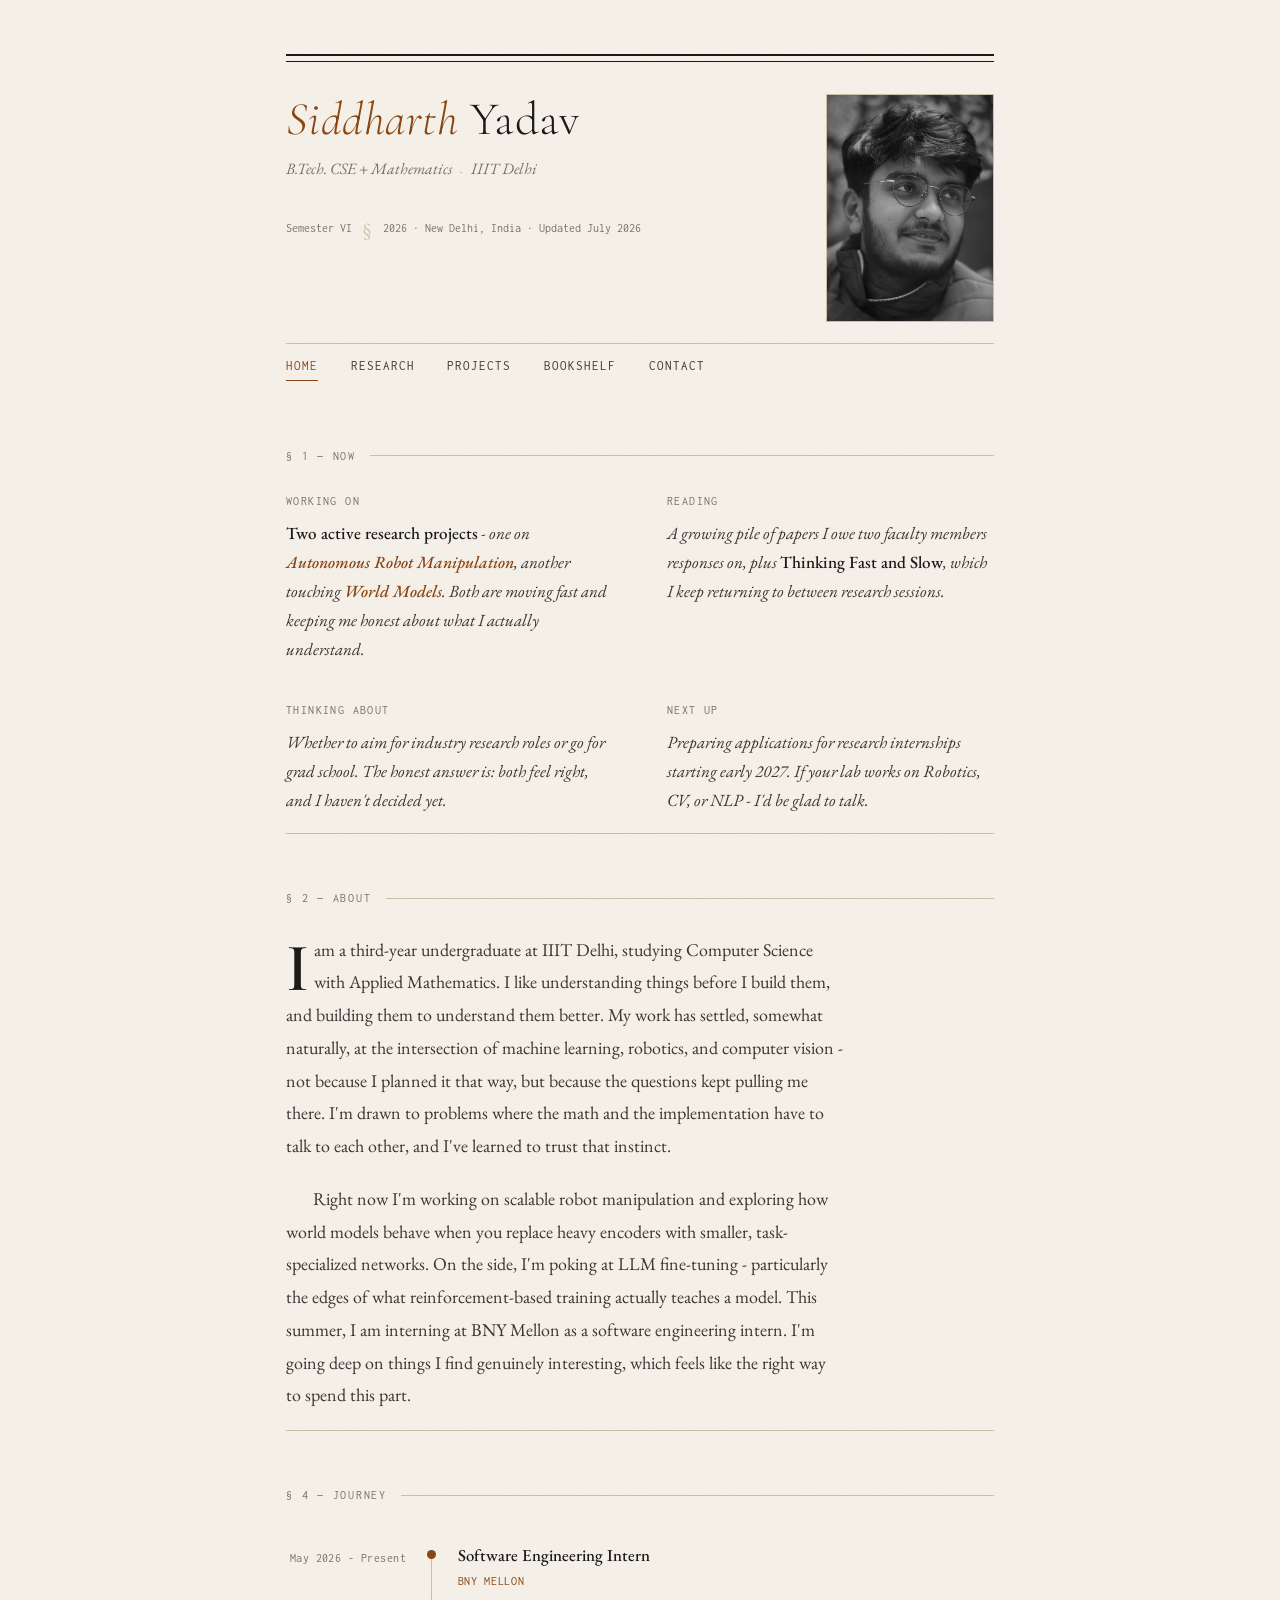
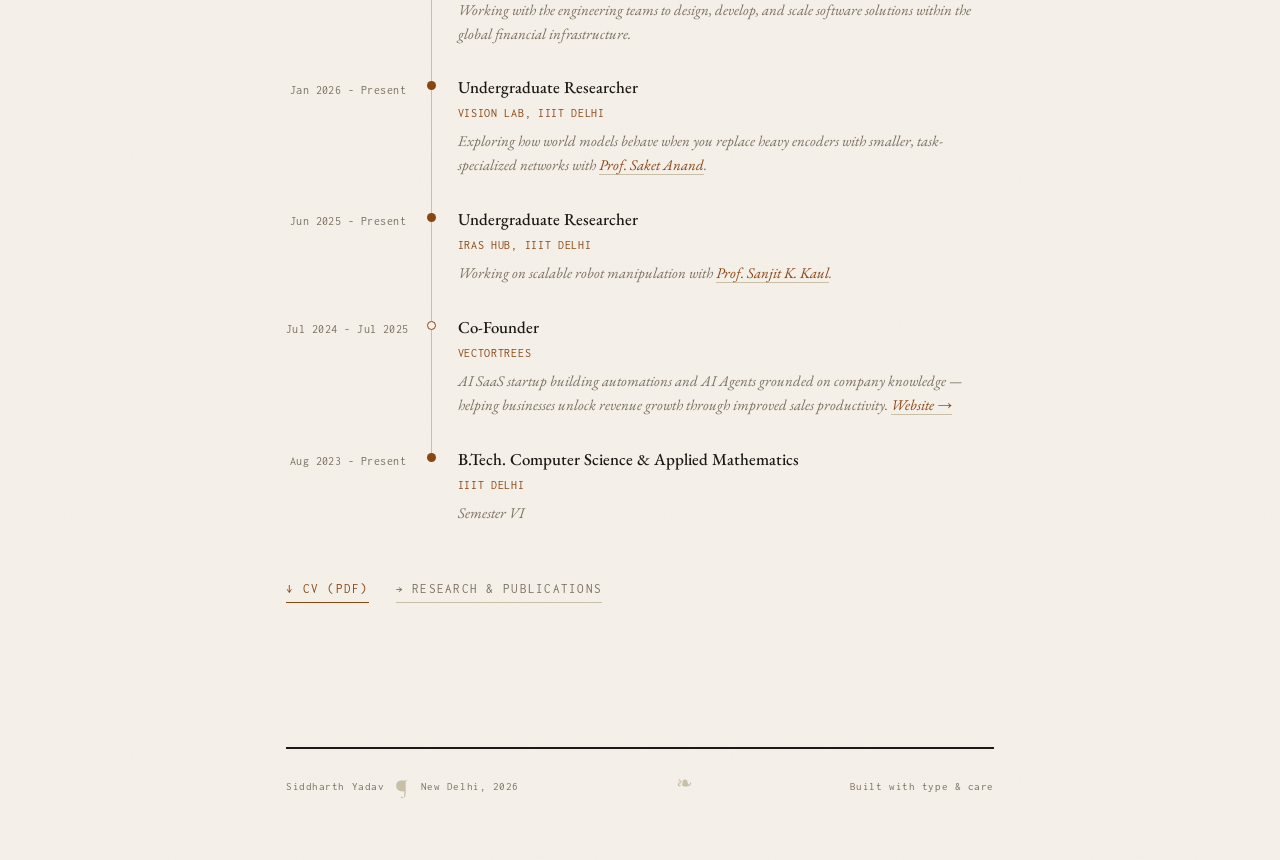
<file: index.html>
<!DOCTYPE html>
<html lang="en">
<head>
  <meta charset="UTF-8" />
  <meta name="viewport" content="width=device-width, initial-scale=1.0" />
  <title>Siddharth Yadav</title>
  <link rel="stylesheet" href="style.css" />
</head>
<body>
<div class="page">

  <script src="header.js"></script>

  <main>

    <!-- § NOW -->
    <section class="section anim-1" id="now">
      <div class="section-label">§ 1 — Now</div>
      <div class="now-grid">
        <div>
          <div class="now-item-label">Working on</div>
          <div class="now-item-content"><strong>Two active research projects</strong> - one on <em class="topic">Autonomous Robot Manipulation</em>, another touching <em class="topic">World Models</em>. Both are moving fast and keeping me honest about what I actually understand.</div>
        </div>
        <div>
          <div class="now-item-label">Reading</div>
          <div class="now-item-content">A growing pile of papers I owe two faculty members responses on, plus <strong>Thinking Fast and Slow</strong>, which I keep returning to between research sessions.</div>
        </div>
        <div>
          <div class="now-item-label">Thinking about</div>
          <div class="now-item-content">Whether to aim for industry research roles or go for grad school. The honest answer is: both feel right, and I haven't decided yet.</div>
        </div>
        <div>
          <div class="now-item-label">Next up</div>
          <div class="now-item-content">Preparing applications for research internships starting early 2027. If your lab works on Robotics, CV, or NLP - I'd be glad to talk.</div>
        </div>
      </div>
    </section>

    <!-- § ABOUT -->
    <section class="section anim-2" id="about">
      <div class="section-label">§ 2 — About</div>
      <div class="prose drop-cap">
        <p>I am a third-year undergraduate at IIIT Delhi, studying Computer Science with Applied Mathematics. I like understanding things before I build them, and building them to understand them better. My work has settled, somewhat naturally, at the intersection of machine learning, robotics, and computer vision - not because I planned it that way, but because the questions kept pulling me there. I'm drawn to problems where the math and the implementation have to talk to each other, and I've learned to trust that instinct.</p>

        <p>Right now I'm working on scalable robot manipulation and exploring how world models behave when you replace heavy encoders with smaller, task-specialized networks. On the side, I'm poking at LLM fine-tuning - particularly the edges of what reinforcement-based training actually teaches a model. This summer, I am interning at BNY Mellon as a software engineering intern. I'm going deep on things I find genuinely interesting, which feels like the right way to spend this part.</p>
      </div>
    </section>
 
    <section class="section anim-4" id="journey">
      <div class="section-label">§ 4 — Journey</div>
 
      <ol class="timeline">
 
        <li class="tl-item">
          <div class="tl-year">May 2026 - Present</div>
          <div class="tl-dot"></div>
          <div class="tl-body">
            <div class="tl-role">Software Engineering Intern</div>
            <div class="tl-org">BNY Mellon</div>
            <div class="tl-desc">Working with the engineering teams to design, develop, and scale software solutions within the global financial infrastructure.</div>
          </div>
        </li>

        <li class="tl-item">
          <div class="tl-year">Jan 2026 - Present</div>
          <div class="tl-dot"></div>
          <div class="tl-body">
            <div class="tl-role">Undergraduate Researcher</div>
            <div class="tl-org">Vision Lab, IIIT Delhi</div>
            <div class="tl-desc">Exploring how world models behave when you replace heavy encoders with smaller, task-specialized networks with <a href="https://www.iiitd.ac.in/anands">Prof. Saket Anand</a>.</div>
          </div>
        </li>

        <li class="tl-item">
          <div class="tl-year">Jun 2025 - Present</div>
          <div class="tl-dot"></div>
          <div class="tl-body">
            <div class="tl-role">Undergraduate Researcher</div>
            <div class="tl-org">IRAS Hub, IIIT Delhi</div>
            <div class="tl-desc">Working on scalable robot manipulation with <a href="https://www.iiitd.ac.in/skkaul">Prof. Sanjit K. Kaul</a>.</div>
          </div>
        </li>

        <li class="tl-item">
          <div class="tl-year">Jul 2024 - Jul 2025</div>
          <div class="tl-dot tl-dot--open"></div>
          <div class="tl-body">
            <div class="tl-role">Co-Founder</div>
            <div class="tl-org">VectorTrees</div>
            <div class="tl-desc">AI SaaS startup building automations and AI Agents grounded on company knowledge — helping businesses unlock revenue growth through improved sales productivity. <a href="https://vectortrees.vercel.app/">Website &rarr;</a></div>
          </div>
        </li>

        <li class="tl-item">
          <div class="tl-year">Aug 2023 - Present</div>
          <div class="tl-dot"></div>
          <div class="tl-body">
            <div class="tl-role">B.Tech. Computer Science &amp; Applied Mathematics</div>
            <div class="tl-org">IIIT Delhi</div>
            <div class="tl-desc">Semester VI</div>
          </div>
        </li>

      </ol>

      <div style="margin-top:2rem; display:flex; gap:1.5rem; flex-wrap:wrap;">
        <a href="Siddharth_SDE_CV.pdf" target="_blank" class="text-link text-link-accent">&#8595; CV (PDF)</a>
        <a href="research.html" class="text-link text-link-muted">&rarr; Research &amp; publications</a>
      </div>
    </section>


    <!-- § NEWS
    <section class="section anim-3" id="news">
      <div class="section-label">§ 3 — News</div>
      <ul class="news-list">
        <li>
          <span class="news-date">Jan 2025</span>
          <span class="news-text">Paper accepted at the <em>ICLR Workshop</em> — my first published work. <a href="research.html">Read →</a><span class="news-tag">Paper</span></span>
        </li>
        <li>
          <span class="news-date">Dec 2024</span>
          <span class="news-text">Began a third active research collaboration, this time on a problem at the intersection of CV and NLP.<span class="news-tag">Research</span></span>
        </li>
        <li>
          <span class="news-date">Aug 2024</span>
          <span class="news-text">Started Semester V — deepest coursework yet, and the point where the applied maths started feeling useful rather than compulsory.<span class="news-tag">Academic</span></span>
        </li>
        <li>
          <span class="news-date">May 2024</span>
          <span class="news-text">Joined a second faculty lab, expanding my research to include natural language processing.<span class="news-tag">Research</span></span>
        </li>
        <li>
          <span class="news-date">Jan 2024</span>
          <span class="news-text">Began working with my first research supervisor at IIIT Delhi, on problems in computer vision and visual reasoning.<span class="news-tag">Research</span></span>
        </li>
      </ul>
    </section>

  </main> -->


</div>
</body>
</html>
</file>
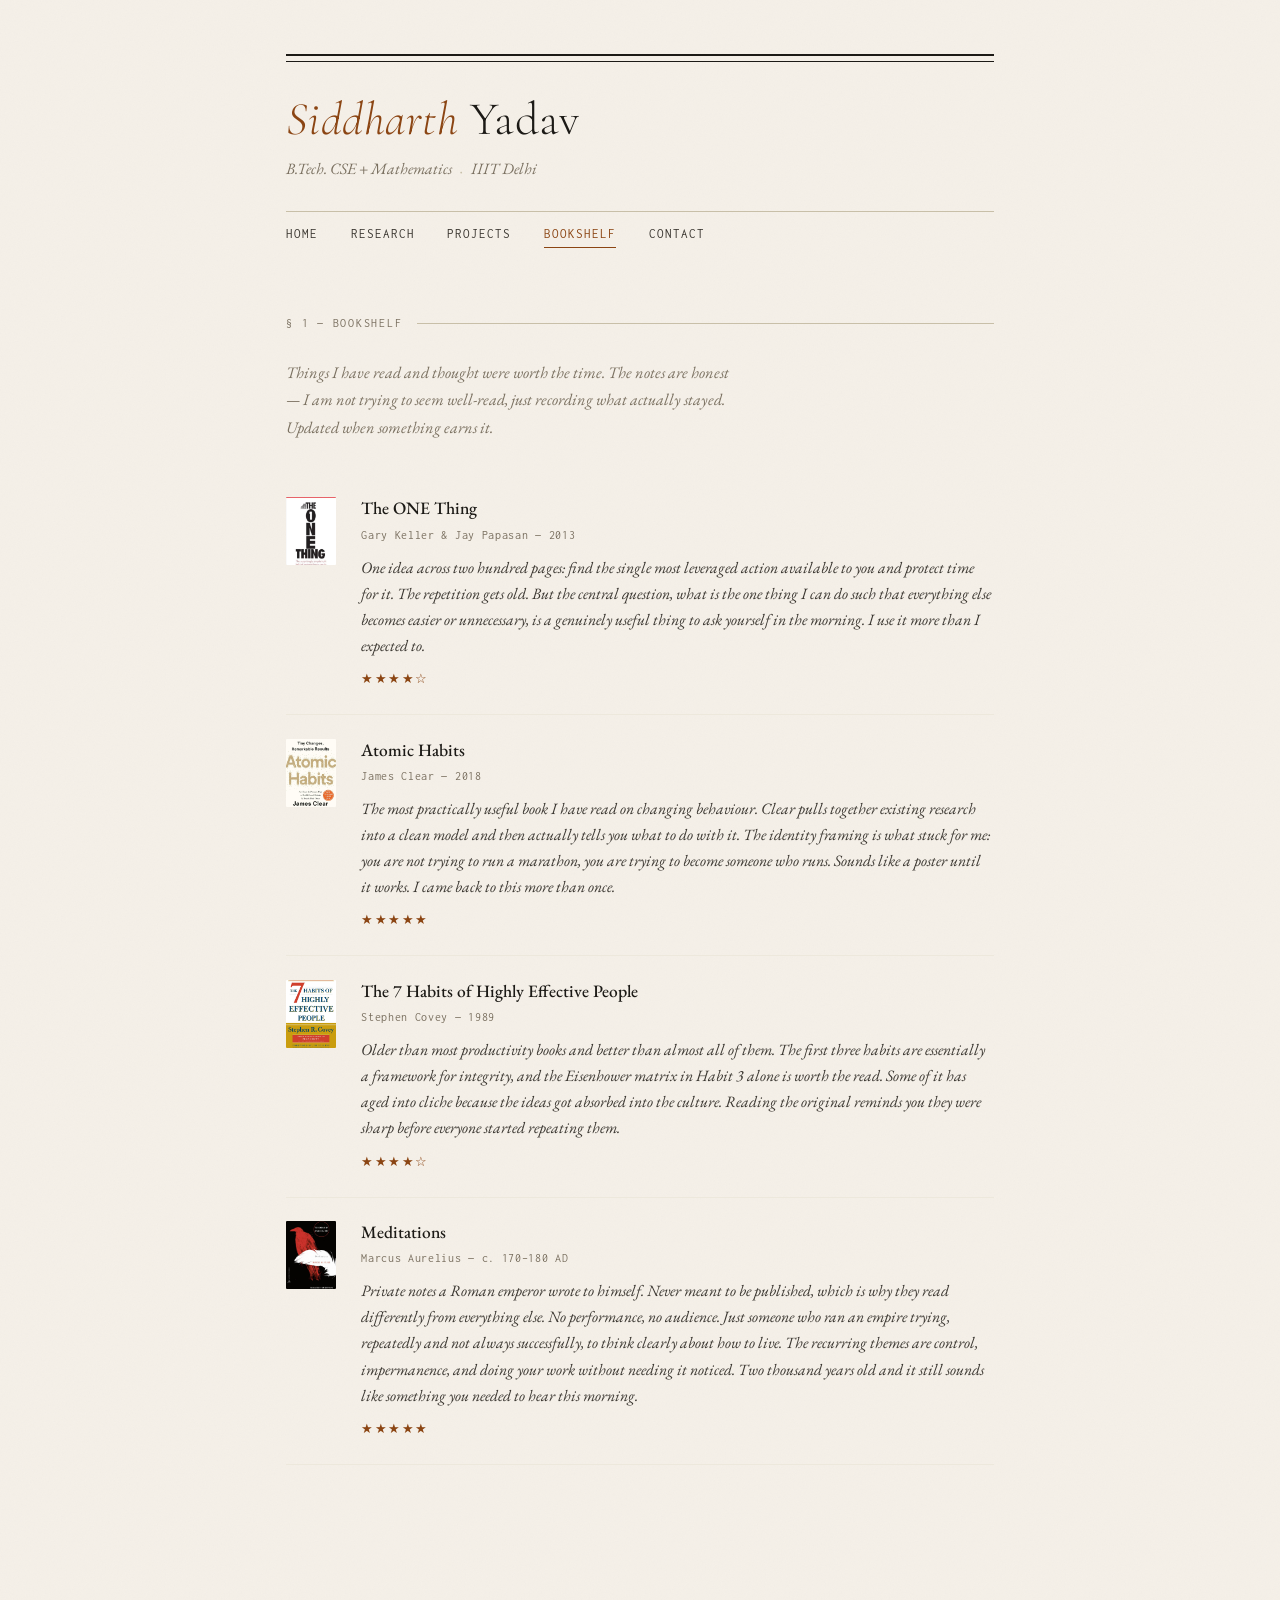
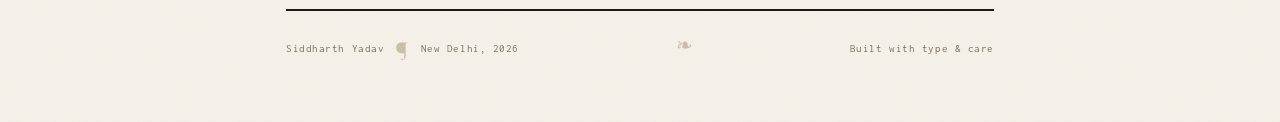
<file: bookshelf.html>
<!doctype html>
<html lang="en">
  <head>
    <meta charset="UTF-8" />
    <meta name="viewport" content="width=device-width, initial-scale=1.0" />
    <title>Bookshelf — Siddharth Yadav</title>
    <link rel="stylesheet" href="style.css" />
  </head>
  <body>
    <div class="page">
      <script src="header.js"></script>

      <main>
        <section class="section anim-1">
          <div class="section-label">§ 1 — Bookshelf</div>
          <p class="bookshelf-intro">
            Things I have read and thought were worth the time. The notes are
            honest — I am not trying to seem well-read, just recording what
            actually stayed. Updated when something earns it.
          </p>

          <ul class="book-list">
            <li class="book-entry">
              <div class="book-spine has-cover" style="background-image: url('books/the_one_thing.png');" aria-label="The ONE Thing">
                The ONE Thing
              </div>
              <div>
                <div class="book-title">The ONE Thing</div>
                <div class="book-author">
                  Gary Keller &amp; Jay Papasan — 2013
                </div>
                <div class="book-note">
                  One idea across two hundred pages: find the single most
                  leveraged action available to you and protect time for it. The
                  repetition gets old. But the central question, what is the one
                  thing I can do such that everything else becomes easier or
                  unnecessary, is a genuinely useful thing to ask yourself in
                  the morning. I use it more than I expected to.
                </div>
                <div class="book-stars">★★★★☆</div>
              </div>
            </li>

            <li class="book-entry">
              <div class="book-spine has-cover" style="background-image: url('books/atomic_habits.png');" aria-label="Atomic Habits">
                Atomic Habits
              </div>
              <div>
                <div class="book-title">Atomic Habits</div>
                <div class="book-author">James Clear — 2018</div>
                <div class="book-note">
                  The most practically useful book I have read on changing
                  behaviour. Clear pulls together existing research into a clean
                  model and then actually tells you what to do with it. The
                  identity framing is what stuck for me: you are not trying to
                  run a marathon, you are trying to become someone who runs.
                  Sounds like a poster until it works. I came back to this more
                  than once.
                </div>
                <div class="book-stars">★★★★★</div>
              </div>
            </li>

            <li class="book-entry">
              <div class="book-spine has-cover" style="background-image: url('books/7_habits_of_highly_effective_people.png');" aria-label="7 Habits of Highly Effective People">
                7 Habits of Highly Effective People
              </div>
              <div>
                <div class="book-title">
                  The 7 Habits of Highly Effective People
                </div>
                <div class="book-author">Stephen Covey — 1989</div>
                <div class="book-note">
                  Older than most productivity books and better than almost all
                  of them. The first three habits are essentially a framework
                  for integrity, and the Eisenhower matrix in Habit 3 alone is
                  worth the read. Some of it has aged into cliche because the
                  ideas got absorbed into the culture. Reading the original
                  reminds you they were sharp before everyone started repeating
                  them.
                </div>
                <div class="book-stars">★★★★☆</div>
              </div>
            </li>

            <li class="book-entry">
              <div class="book-spine has-cover" style="background-image: url('books/meditations.png');" aria-label="Meditations">
                Meditations
              </div>
              <div>
                <div class="book-title">Meditations</div>
                <div class="book-author">Marcus Aurelius — c. 170–180 AD</div>
                <div class="book-note">
                  Private notes a Roman emperor wrote to himself. Never meant to
                  be published, which is why they read differently from
                  everything else. No performance, no audience. Just someone who
                  ran an empire trying, repeatedly and not always successfully,
                  to think clearly about how to live. The recurring themes are
                  control, impermanence, and doing your work without needing it
                  noticed. Two thousand years old and it still sounds like
                  something you needed to hear this morning.
                </div>
                <div class="book-stars">★★★★★</div>
              </div>
            </li>
          </ul>
        </section>
      </main>


    </div>
  </body>
</html>
</file>
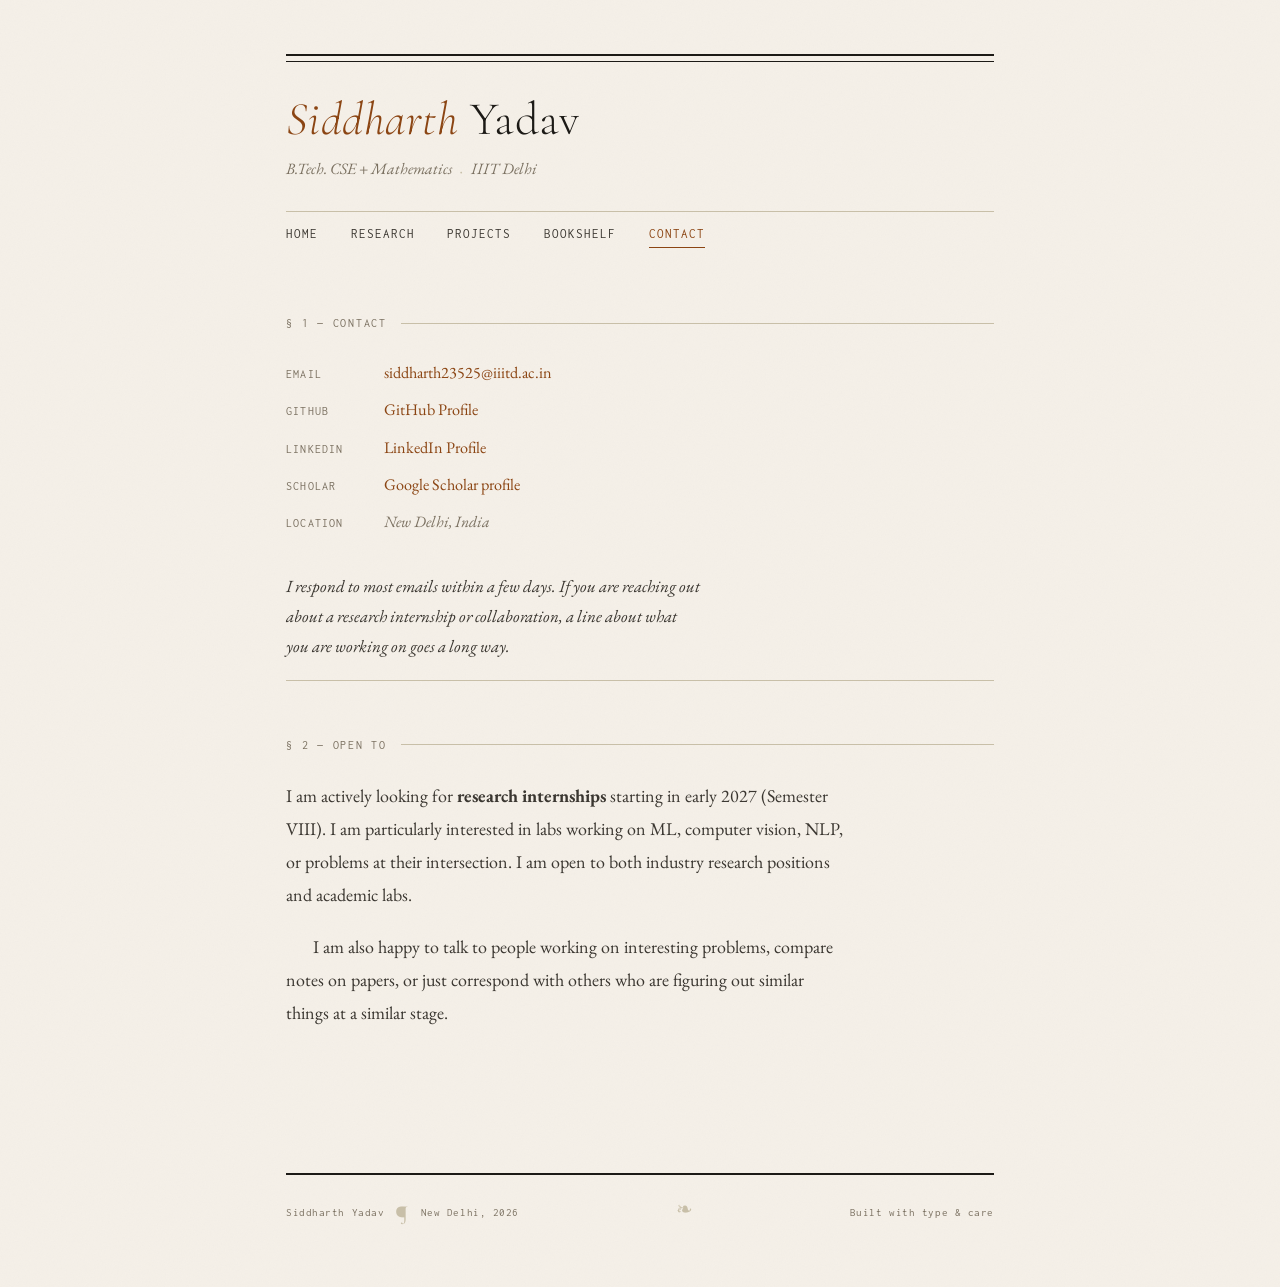
<file: contact.html>
<!DOCTYPE html>
<html lang="en">
<head>
  <meta charset="UTF-8" />
  <meta name="viewport" content="width=device-width, initial-scale=1.0" />
  <title>Contact — Siddharth Yadav</title>
  <link rel="stylesheet" href="style.css" />
</head>
<body>
<div class="page">

  <script src="header.js"></script>

  <main>

    <section class="section anim-1">
      <div class="section-label">§ 1 — Contact</div>
      <div class="contact-block">
        <div class="contact-line">
          <span class="contact-key">Email</span>
          <span class="contact-val"><a href="mailto:siddharth23525@iiitd.ac.in">siddharth23525@iiitd.ac.in</a></span>
        </div>
        <div class="contact-line">
          <span class="contact-key">GitHub</span>
          <span class="contact-val"><a href="https://github.com/TheSlothThatCodes0">GitHub Profile</a></span>
        </div>
        <div class="contact-line">
          <span class="contact-key">LinkedIn</span>
          <span class="contact-val"><a href="https://www.linkedin.com/in/sid-yadav/">LinkedIn Profile</a></span>
        </div>
        <div class="contact-line">
          <span class="contact-key">Scholar</span>
          <span class="contact-val"><a href="https://scholar.google.com/citations?user=ma1PLdUAAAAJ">Google Scholar profile</a></span>
        </div>
        <div class="contact-line">
          <span class="contact-key">Location</span>
          <span class="contact-val" style="color:var(--ink-muted);font-style:italic;font-size:0.88rem;">New Delhi, India</span>
        </div>
      </div>

      <p style="margin-top:2rem; font-size:0.95rem; color:var(--ink-lt); font-style:italic; max-width:52ch; line-height:1.75;">
        I respond to most emails within a few days. If you are reaching out about a research internship or collaboration, a line about what you are working on goes a long way.
      </p>
    </section>

    <section class="section anim-2">
      <div class="section-label">§ 2 — Open to</div>
      <div class="prose">
        <p>I am actively looking for <strong>research internships</strong> starting in early 2027 (Semester VIII). I am particularly interested in labs working on ML, computer vision, NLP, or problems at their intersection. I am open to both industry research positions and academic labs.</p>
        <p>I am also happy to talk to people working on interesting problems, compare notes on papers, or just correspond with others who are figuring out similar things at a similar stage.</p>
      </div>
    </section>

  </main>


</div>
</body>
</html>
</file>
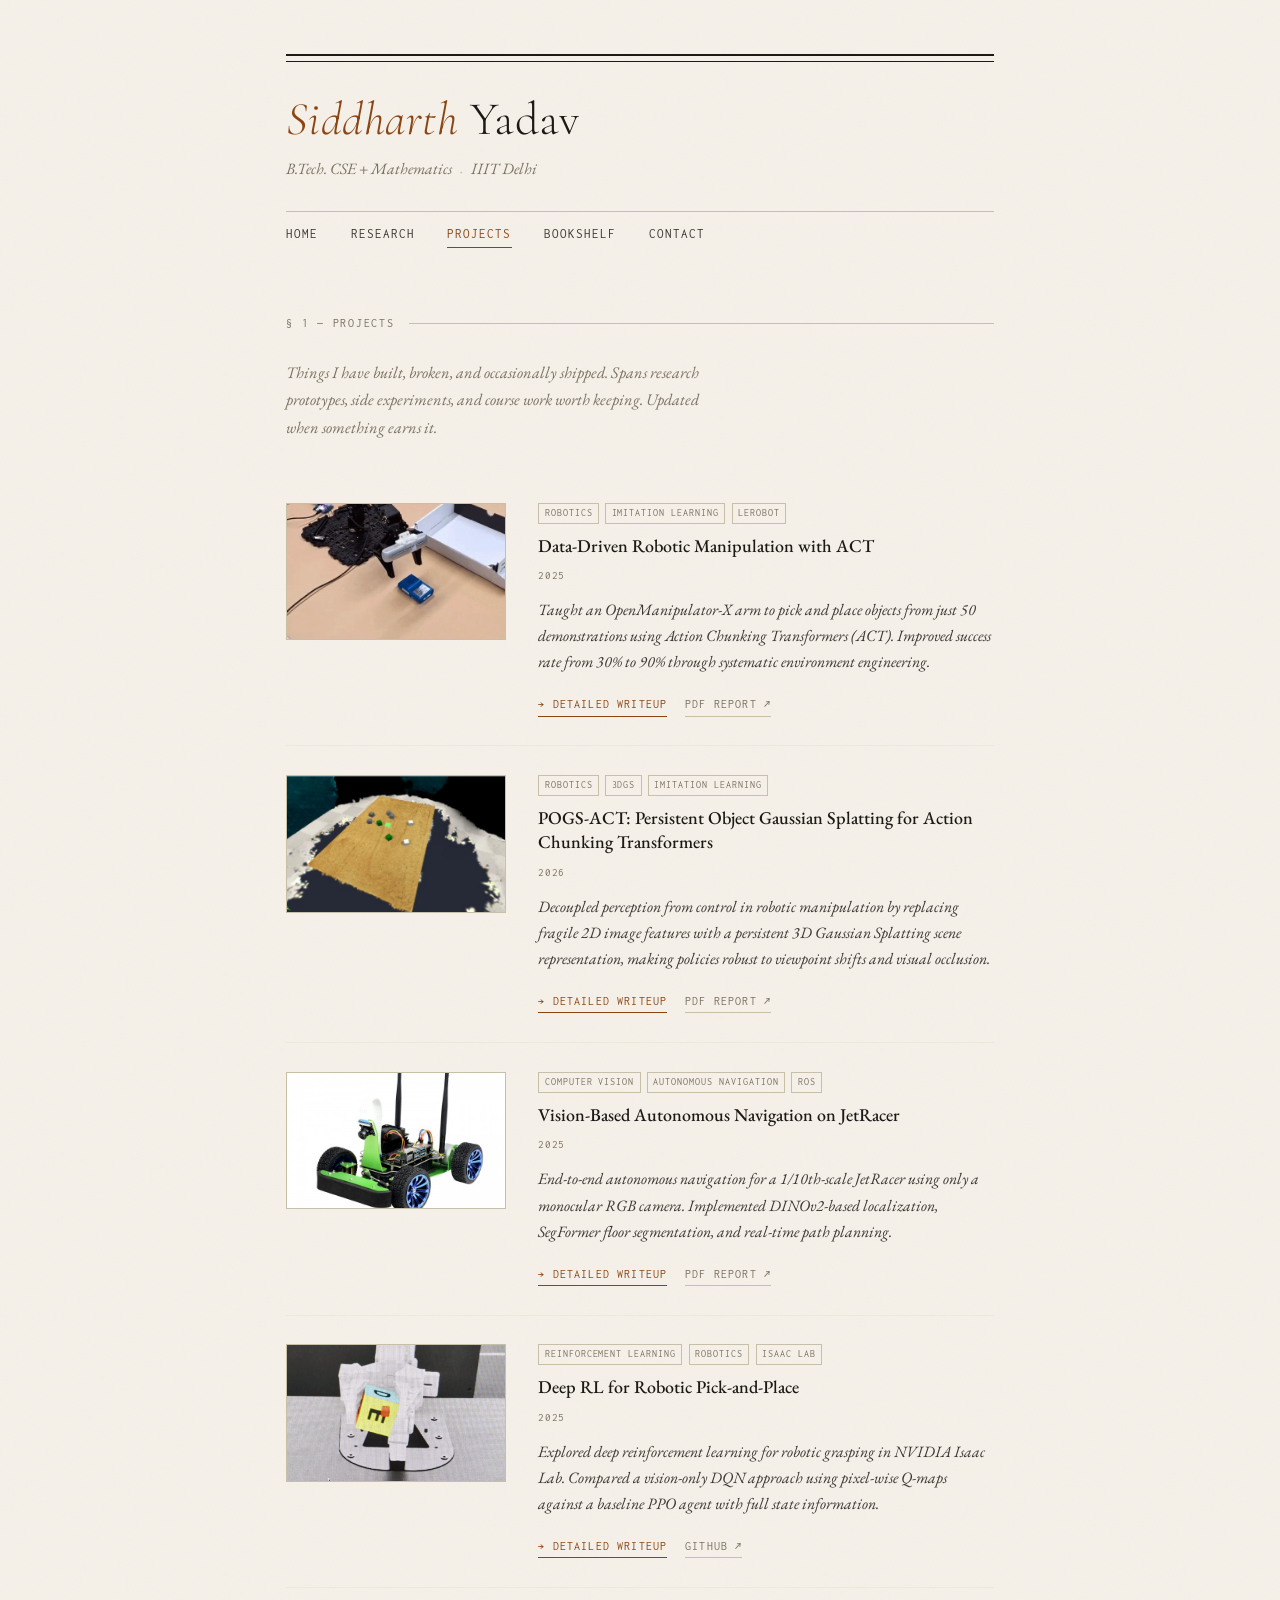
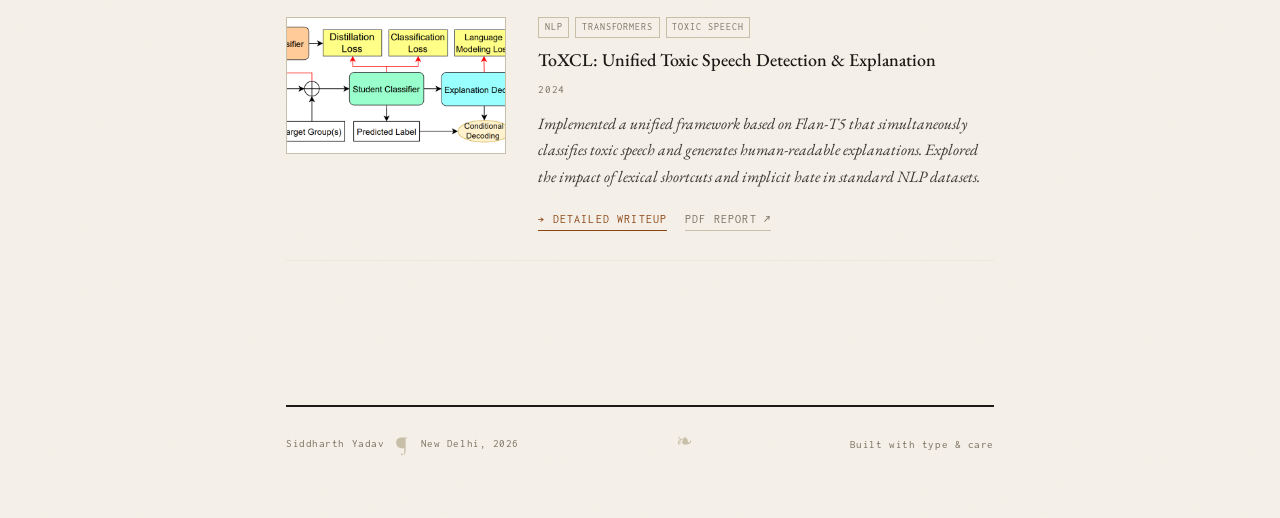
<file: projects.html>
<!DOCTYPE html>
<html lang="en">
<head>
  <meta charset="UTF-8" />
  <meta name="viewport" content="width=device-width, initial-scale=1.0" />
  <title>Projects — Siddharth Yadav</title>
  <meta name="description" content="A selection of projects built across robotics, machine learning, computer vision, and software engineering." />
  <link rel="stylesheet" href="style.css" />
</head>
<body>
<div class="page">

  <script src="header.js"></script>

  <main>

    <!-- § 1 — Projects -->
    <section class="section anim-1">
      <div class="section-label">§ 1 — Projects</div>
      <p class="projects-intro">
        Things I have built, broken, and occasionally shipped. Spans research
        prototypes, side experiments, and course work worth keeping. Updated
        when something earns it.
      </p>

      <ul class="project-list">

        <!-- Project 3 -->
        <li class="project-card">
          <div class="project-media">
            <img src="projects/media/ACT.gif" alt="ACT LeRobot Preview" />
          </div>
          <div class="project-body">
            <div class="project-tags">
              <span class="project-tag">Robotics</span>
              <span class="project-tag">Imitation Learning</span>
              <span class="project-tag">LeRobot</span>
            </div>
            <a href="projects/act-lerobot.html" class="project-title">Data-Driven Robotic Manipulation with ACT</a>
            <div class="project-year">2025</div>
            <p class="project-desc">
              Taught an OpenManipulator-X arm to pick and place objects from just 50 demonstrations using Action Chunking Transformers (ACT). Improved success rate from 30% to 90% through systematic environment engineering.
            </p>
            <div class="project-links">
              <a href="projects/act-lerobot.html" class="project-link project-link--accent">→ Detailed writeup</a>
              <a href="projects/reports/act%20integeration%20with%20lerobot.pdf" target="_blank" class="project-link">PDF Report ↗</a>

            </div>
          </div>
        </li>

        <!-- Project 1 -->
        <li class="project-card">
          <div class="project-media">
            <img src="projects/media/POGS-ACT_table.png" alt="POGS-ACT Performance Table" />
          </div>
          <div class="project-body">
            <div class="project-tags">
              <span class="project-tag">Robotics</span>
              <span class="project-tag">3DGS</span>
              <span class="project-tag">Imitation Learning</span>
            </div>
            <a href="projects/pogs-act.html" class="project-title">POGS-ACT: Persistent Object Gaussian Splatting for Action Chunking Transformers</a>
            <div class="project-year">2026</div>
            <p class="project-desc">
              Decoupled perception from control in robotic manipulation by replacing fragile 2D image features with a persistent 3D Gaussian Splatting scene representation, making policies robust to viewpoint shifts and visual occlusion.
            </p>
            <div class="project-links">
              <a href="projects/pogs-act.html" class="project-link project-link--accent">→ Detailed writeup</a>
              <a href="projects/reports/3dgs%20as%20preception.pdf" target="_blank" class="project-link">PDF Report ↗</a>

            </div>
          </div>
        </li>

        <!-- Project 2 -->
        <li class="project-card">
          <div class="project-media">
            <img src="projects/media/jetracer.jpg" alt="JetRacer Autonomous Navigation Preview" />
          </div>
          <div class="project-body">
            <div class="project-tags">
              <span class="project-tag">Computer Vision</span>
              <span class="project-tag">Autonomous Navigation</span>
              <span class="project-tag">ROS</span>
            </div>
            <a href="projects/cv-jetracer.html" class="project-title">Vision-Based Autonomous Navigation on JetRacer</a>
            <div class="project-year">2025</div>
            <p class="project-desc">
              End-to-end autonomous navigation for a 1/10th-scale JetRacer using only a monocular RGB camera. Implemented DINOv2-based localization, SegFormer floor segmentation, and real-time path planning.
            </p>
            <div class="project-links">
              <a href="projects/cv-jetracer.html" class="project-link project-link--accent">→ Detailed writeup</a>
              <a href="projects/reports/CV%20project.pdf" target="_blank" class="project-link">PDF Report ↗</a>

            </div>
          </div>
        </li>

        <!-- Project 4 -->
        <li class="project-card">
          <div class="project-media">
            <img src="projects/media/RL.gif" alt="RL Pick Place Preview" />
          </div>
          <div class="project-body">
            <div class="project-tags">
              <span class="project-tag">Reinforcement Learning</span>
              <span class="project-tag">Robotics</span>
              <span class="project-tag">Isaac Lab</span>
            </div>
            <a href="projects/rl-pick-place.html" class="project-title">Deep RL for Robotic Pick-and-Place</a>
            <div class="project-year">2025</div>
            <p class="project-desc">
              Explored deep reinforcement learning for robotic grasping in NVIDIA Isaac Lab. Compared a vision-only DQN approach using pixel-wise Q-maps against a baseline PPO agent with full state information.
            </p>
            <div class="project-links">
              <a href="projects/rl-pick-place.html" class="project-link project-link--accent">→ Detailed writeup</a>
              <a href="https://github.com/TheSlothThatCodes0/Robot-Pick-and-Place-using-Deep-RL" class="project-link">GitHub ↗</a>
            </div>
          </div>
        </li>

        <!-- Project 5 -->
        <li class="project-card">
          <div class="project-media">
            <img src="projects/media/toxcl_arch.png" alt="ToXCL Architecture Preview" />
          </div>
          <div class="project-body">
            <div class="project-tags">
              <span class="project-tag">NLP</span>
              <span class="project-tag">Transformers</span>
              <span class="project-tag">Toxic Speech</span>
            </div>
            <a href="projects/toxcl-nlp.html" class="project-title">ToXCL: Unified Toxic Speech Detection & Explanation</a>
            <div class="project-year">2024</div>
            <p class="project-desc">
              Implemented a unified framework based on Flan-T5 that simultaneously classifies toxic speech and generates human-readable explanations. Explored the impact of lexical shortcuts and implicit hate in standard NLP datasets.
            </p>
            <div class="project-links">
              <a href="projects/toxcl-nlp.html" class="project-link project-link--accent">→ Detailed writeup</a>
              <a href="projects/reports/NLP%20Project%20report.pdf" target="_blank" class="project-link">PDF Report ↗</a>

            </div>
          </div>
        </li>

      </ul>
    </section>

  </main>

</div>
</body>
</html>
</file>
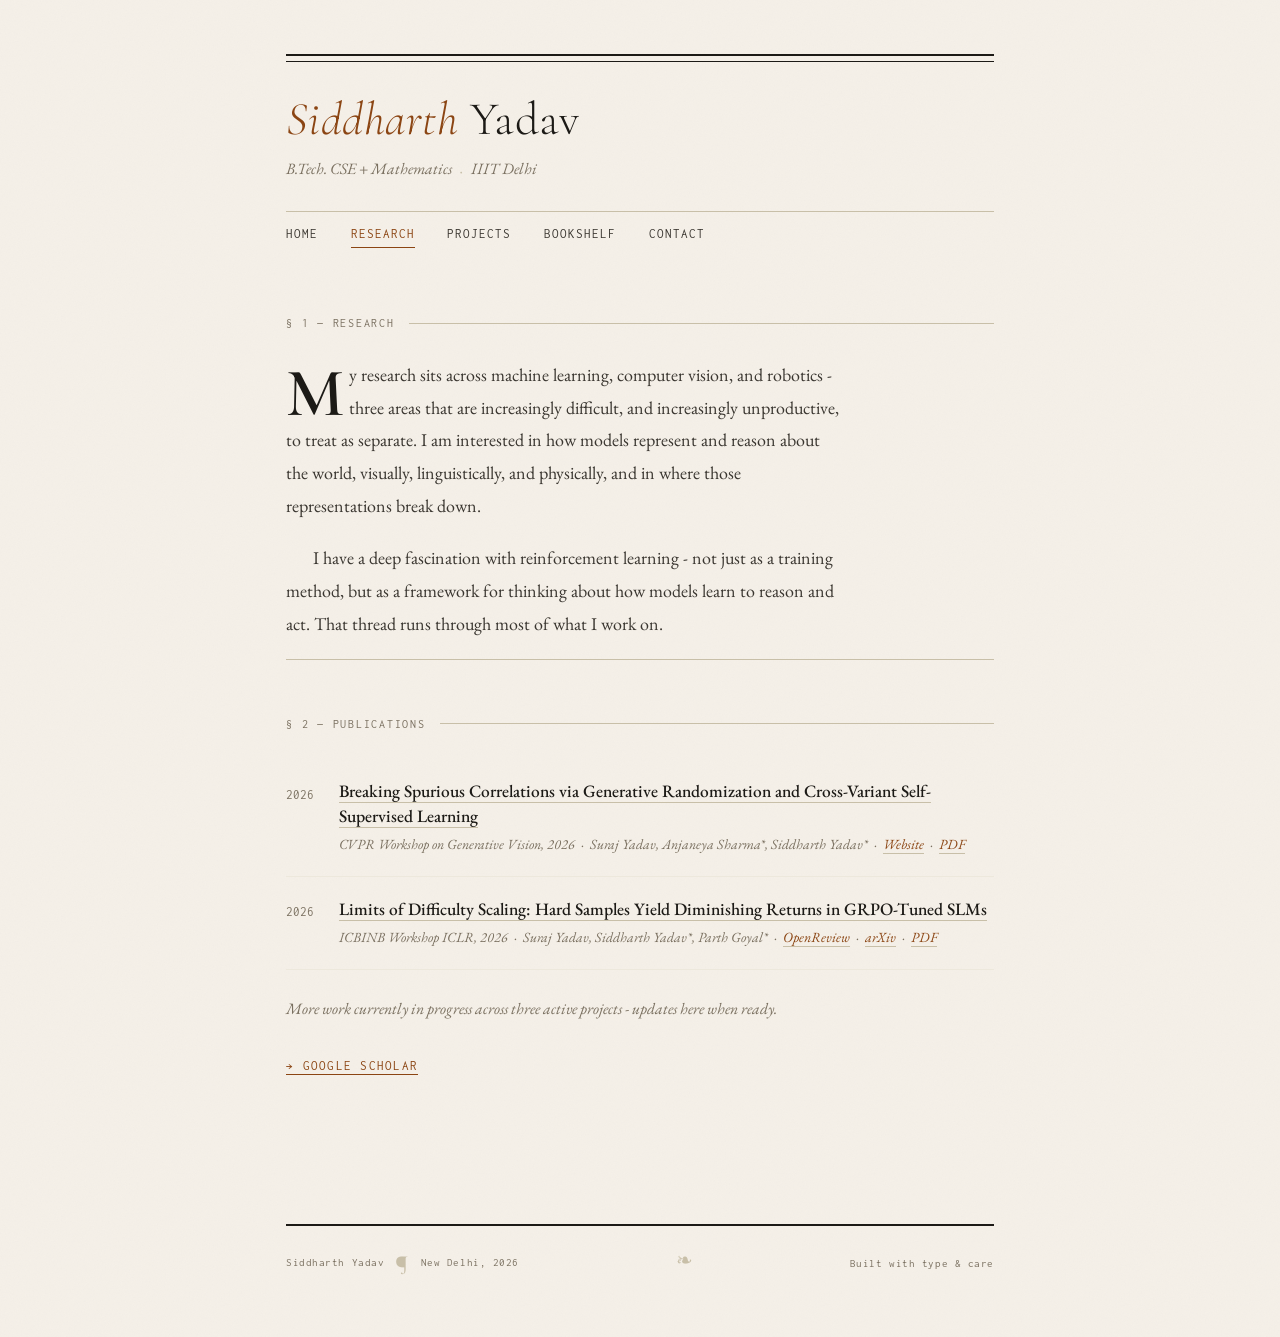
<file: research.html>
<!DOCTYPE html>
<html lang="en">
<head>
  <meta charset="UTF-8" />
  <meta name="viewport" content="width=device-width, initial-scale=1.0" />
  <title>Research — Siddharth Yadav</title>
  <link rel="stylesheet" href="style.css" />
</head>
<body>
<div class="page">

  <script src="header.js"></script>

  <main>

    <!-- Research Statement -->
    <section class="section anim-1">
      <div class="section-label">§ 1 — Research</div>
      <div class="prose drop-cap">
        <p>My research sits across machine learning, computer vision, and robotics - three areas that are increasingly difficult, and increasingly unproductive, to treat as separate. I am interested in how models represent and reason about the world, visually, linguistically, and physically, and in where those representations break down.</p>
        <p>I have a deep fascination with reinforcement learning - not just as a training method, but as a framework for thinking about how models learn to reason and act. That thread runs through most of what I work on.</p>
      </div>
    </section>

    <!-- Publications -->
    <section class="section anim-2" id="publications">
      <div class="section-label">§ 2 — Publications</div>

      <ul class="paper-list">
        <li>
          <span class="paper-year">2026</span>
          <div>
            <div class="paper-title"><a href="https://generative-vision.github.io/workshop-CVPR-26/papers/23.pdf">Breaking Spurious Correlations via Generative Randomization and Cross-Variant Self-Supervised Learning</a></div>
            <div class="paper-meta">CVPR Workshop on Generative Vision, 2026 &nbsp;·&nbsp; Suraj Yadav, Anjaneya Sharma*, <em>Siddharth Yadav*</em> &nbsp;·&nbsp; <a href="https://generative-vision.github.io/workshop-CVPR-26/" style="color:var(--accent);text-decoration:none;border-bottom:1px solid var(--rule);">Website</a> &nbsp;·&nbsp; <a href="https://generative-vision.github.io/workshop-CVPR-26/papers/23.pdf" style="color:var(--accent);text-decoration:none;border-bottom:1px solid var(--rule);">PDF</a></div>
          </div>
        </li>
        <li>
          <span class="paper-year">2026</span>
          <div>
            <div class="paper-title"><a href="https://openreview.net/forum?id=765Ncc3tQe&referrer=%5Bthe%20profile%20of%20Siddharth%20Yadav%5D(%2Fprofile%3Fid%3D~Siddharth_Yadav1)">Limits of Difficulty Scaling: Hard Samples Yield Diminishing Returns in GRPO-Tuned SLMs</a></div>
            <div class="paper-meta">ICBINB Workshop ICLR, 2026 &nbsp;·&nbsp; Suraj Yadav, <em>Siddharth Yadav*</em>, Parth Goyal* &nbsp;·&nbsp; <a href="https://openreview.net/forum?id=765Ncc3tQe&referrer=%5Bthe%20profile%20of%20Siddharth%20Yadav%5D(%2Fprofile%3Fid%3D~Siddharth_Yadav1)" style="color:var(--accent);text-decoration:none;border-bottom:1px solid var(--rule);">OpenReview</a> &nbsp;·&nbsp; <a href="https://arxiv.org/abs/2604.06298" style="color:var(--accent);text-decoration:none;border-bottom:1px solid var(--rule);">arXiv</a> &nbsp;·&nbsp; <a href="https://arxiv.org/pdf/2604.06298" style="color:var(--accent);text-decoration:none;border-bottom:1px solid var(--rule);">PDF</a></div>
          </div>
        </li>
      </ul>

      <p style="margin-top:1.4rem; font-size:0.88rem; color:var(--ink-muted); font-style:italic;">
        More work currently in progress across three active projects - updates here when ready.
      </p>

      <div style="margin-top:1.4rem;">
        <a href="https://scholar.google.com/citations?user=ma1PLdUAAAAJ" class="text-link text-link-accent">→ Google Scholar</a>
      </div>
    </section>

  </main>


</div>
</body>
</html>
</file>
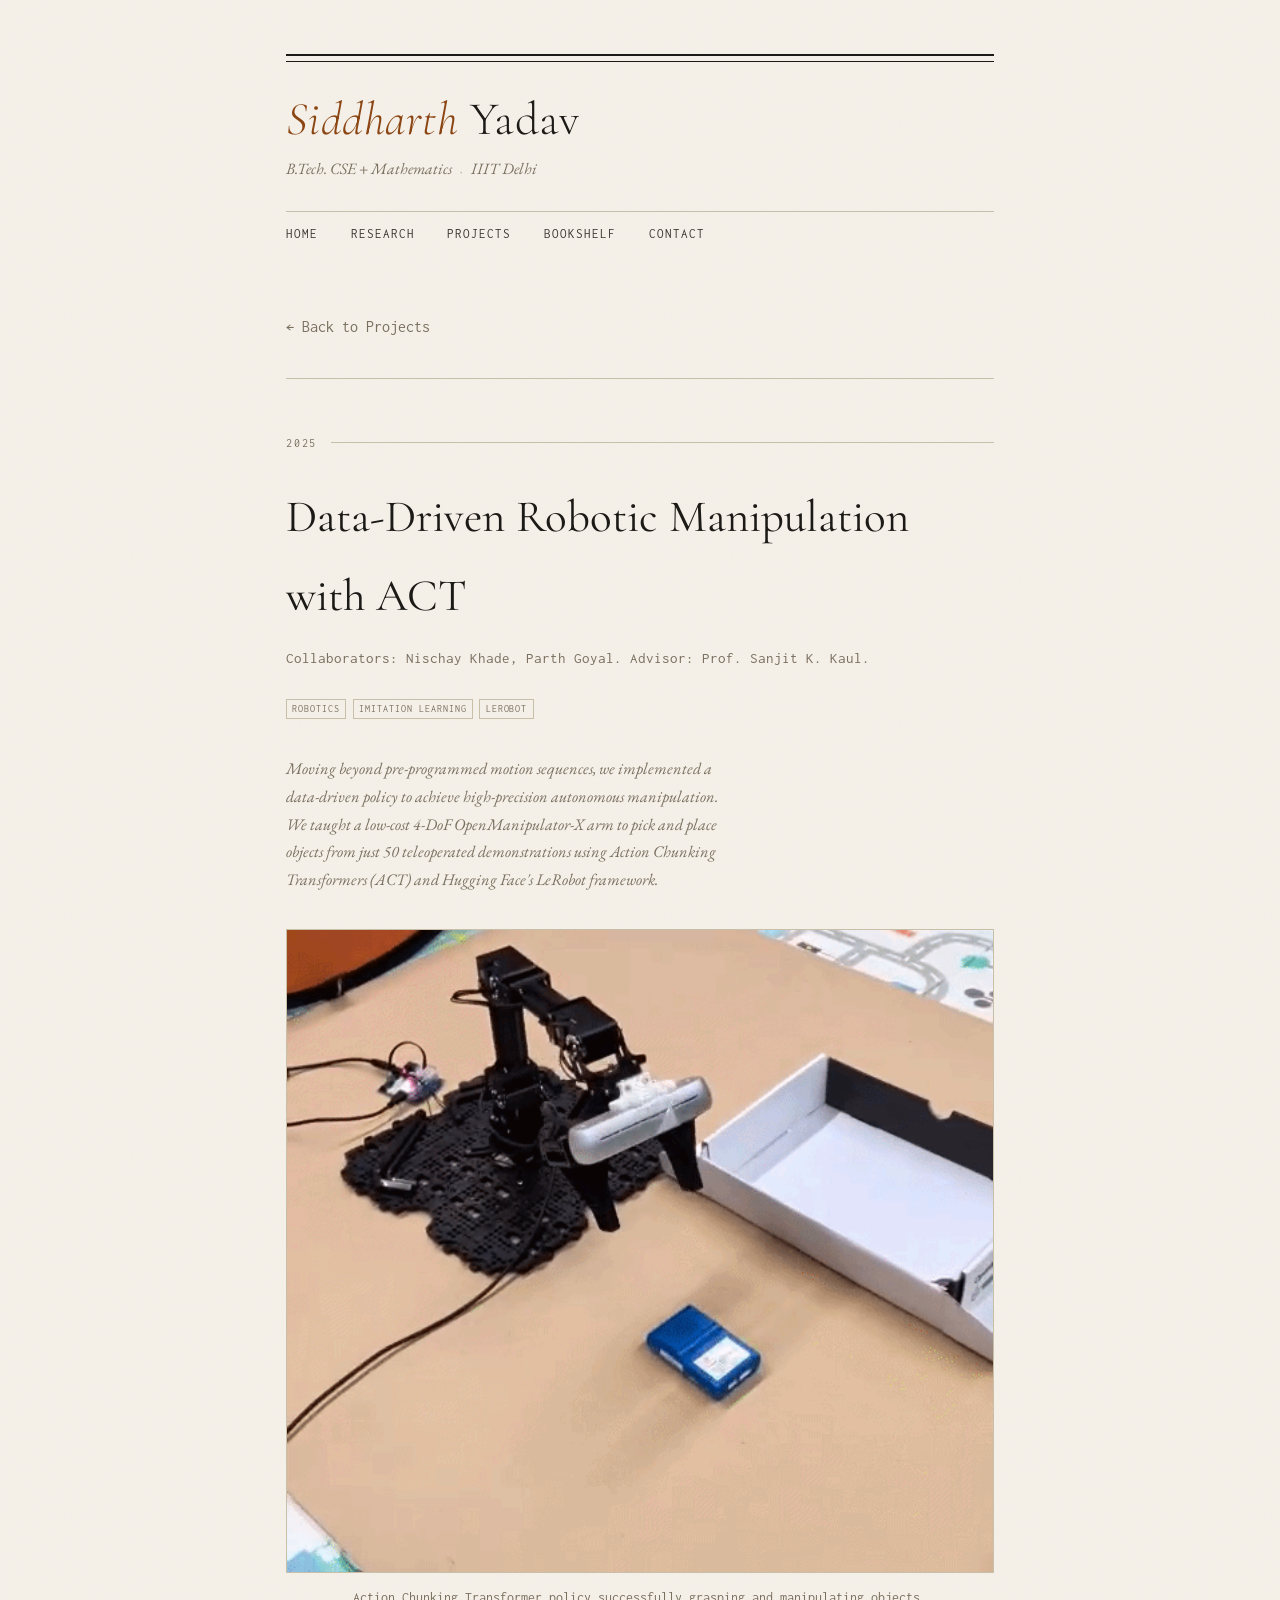
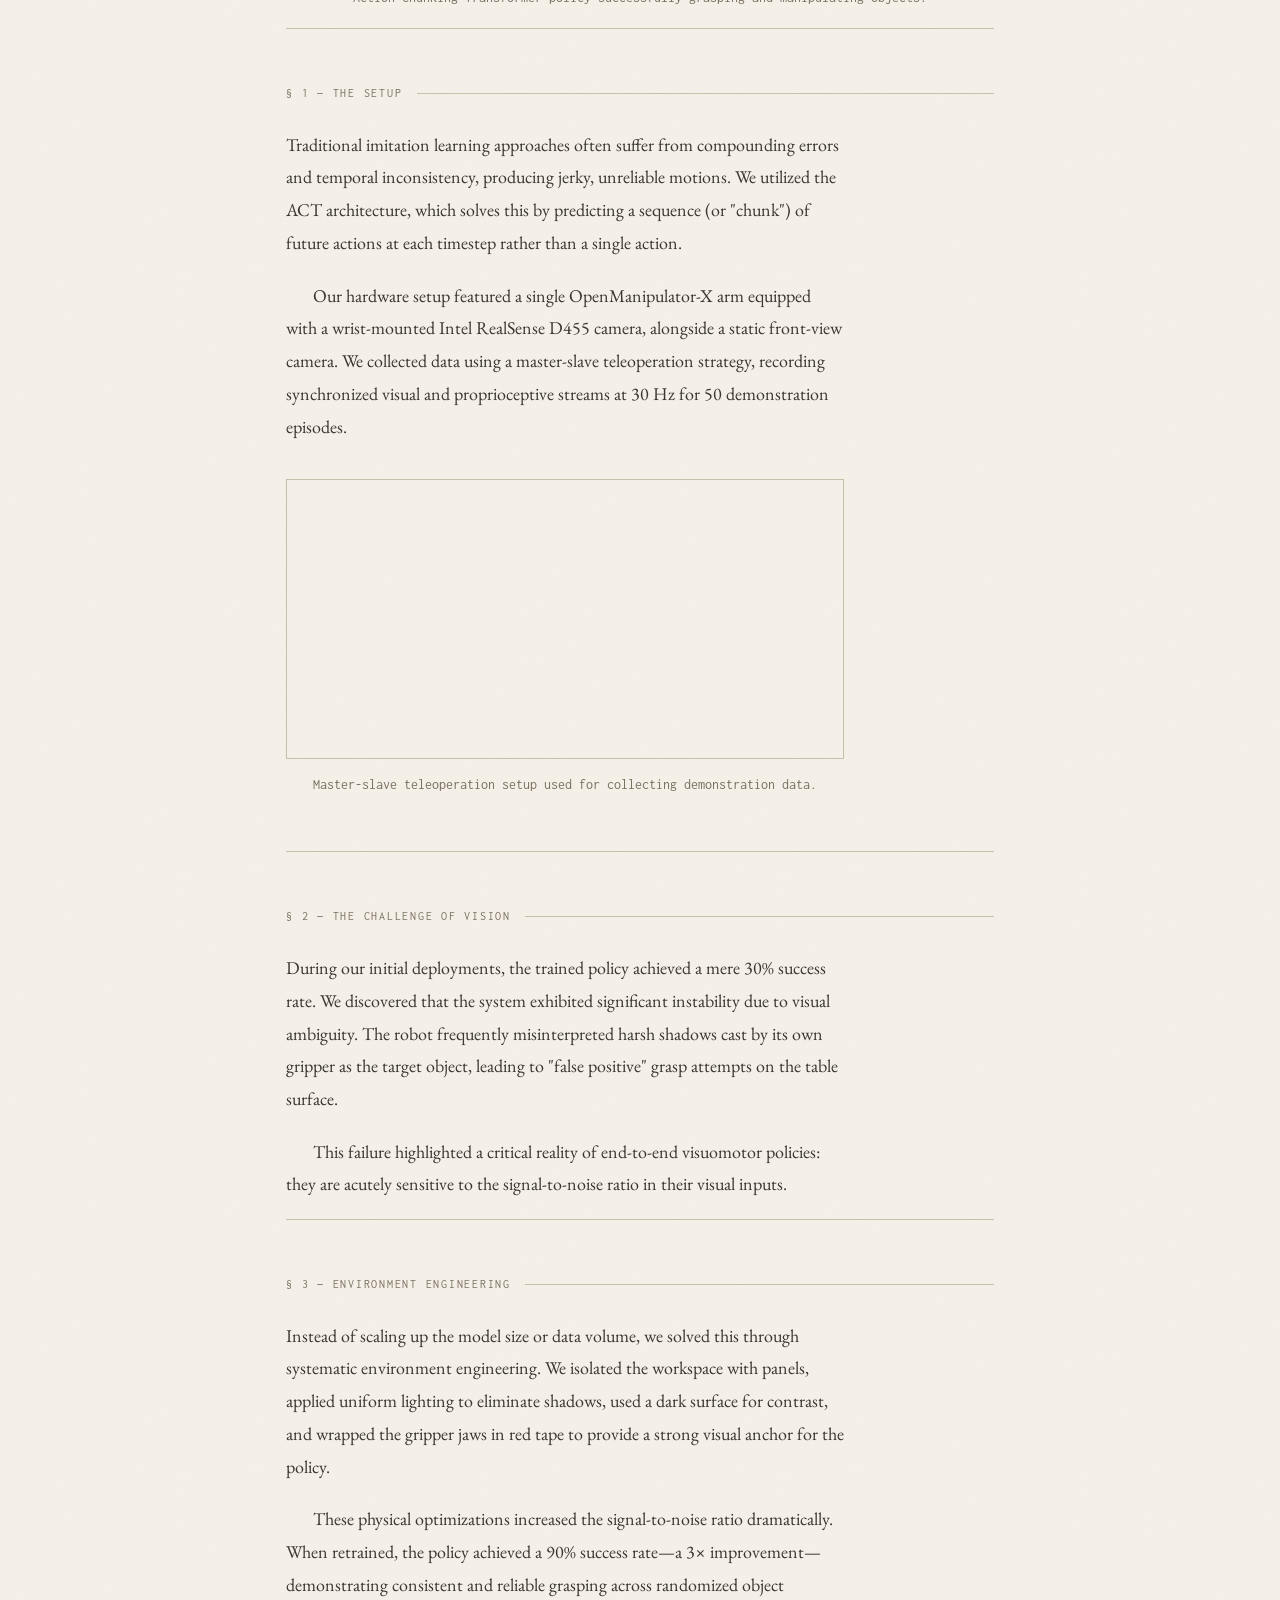
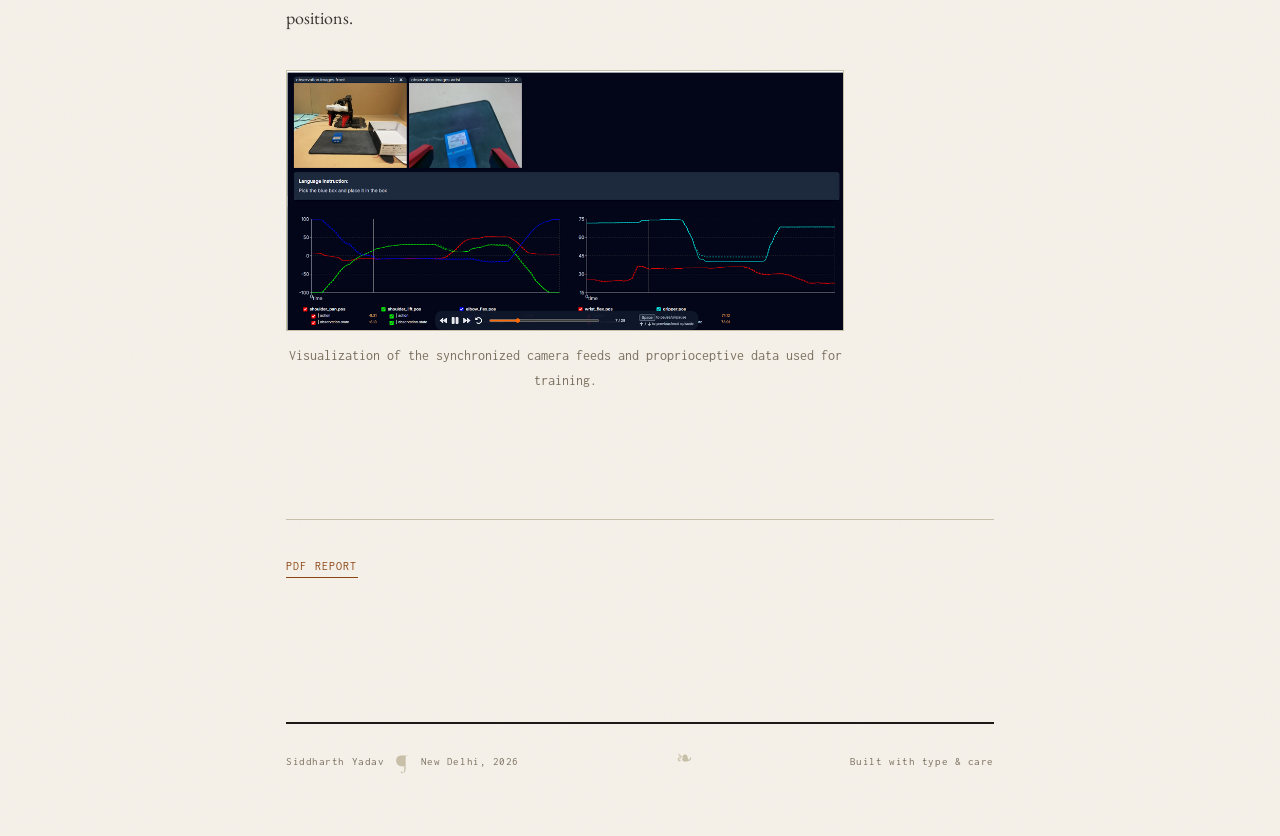
<file: projects/act-lerobot.html>
<!DOCTYPE html>
<html lang="en">
<head>
  <meta charset="UTF-8" />
  <meta name="viewport" content="width=device-width, initial-scale=1.0" />
  <title>Data-Driven Robotic Manipulation with ACT — Siddharth Yadav</title>
  <meta name="description" content="Teaching an OpenManipulator-X arm to pick and place objects using Action Chunking Transformers." />
  <base href="../" />
  <link rel="stylesheet" href="style.css" />
</head>
<body>
<div class="page">

  <script src="header.js"></script>

  <main>
    <a href="projects.html" class="back-link" style="display: inline-block; margin-bottom: 2rem; color: var(--ink-muted); text-decoration: none; font-family: var(--mono); font-size: 0.9rem;">← Back to Projects</a>

    <section class="section anim-1">
      <div class="section-label">2025</div>
      <h1 class="project-page-title" style="font-family: var(--display); font-size: 2.5rem; font-weight: normal; margin-bottom: 0.5rem; color: var(--ink);">Data-Driven Robotic Manipulation with ACT</h1>
      <p style="font-family: var(--mono); font-size: 0.85rem; color: var(--ink-muted); margin-bottom: 1.5rem;">
        Collaborators: Nischay Khade, Parth Goyal. Advisor: Prof. Sanjit K. Kaul.
      </p>
      <div class="project-tags" style="margin-bottom: 2rem;">
        <span class="project-tag">Robotics</span>
        <span class="project-tag">Imitation Learning</span>
        <span class="project-tag">LeRobot</span>
      </div>
      <p class="projects-intro">
        Moving beyond pre-programmed motion sequences, we implemented a data-driven policy to achieve high-precision autonomous manipulation. We taught a low-cost 4-DoF OpenManipulator-X arm to pick and place objects from just 50 teleoperated demonstrations using Action Chunking Transformers (ACT) and Hugging Face's LeRobot framework.
      </p>

      <figure style="margin: 2rem 0 0;">
        <img src="projects/media/ACT.gif" alt="Action Chunking Transformer in Action" style="width: 100%; border: 1px solid var(--rule); display: block;" />
        <figcaption style="font-family: var(--mono); font-size: 0.75rem; color: var(--ink-muted); margin-top: 0.75rem; text-align: center;">
          Action Chunking Transformer policy successfully grasping and manipulating objects.
        </figcaption>
      </figure>
    </section>

    <section class="section anim-2">
      <div class="section-label">§ 1 — The Setup</div>
      <div class="prose">
        <p>Traditional imitation learning approaches often suffer from compounding errors and temporal inconsistency, producing jerky, unreliable motions. We utilized the ACT architecture, which solves this by predicting a sequence (or "chunk") of future actions at each timestep rather than a single action.</p>
        <p>Our hardware setup featured a single OpenManipulator-X arm equipped with a wrist-mounted Intel RealSense D455 camera, alongside a static front-view camera. We collected data using a master-slave teleoperation strategy, recording synchronized visual and proprioceptive streams at 30 Hz for 50 demonstration episodes.</p>
        
        <figure style="margin: 2rem 0;">
          <video autoplay loop muted playsinline src="projects/media/teleoperation.mp4" style="width: 100%; border: 1px solid var(--rule); display: block;"></video>
          <figcaption style="font-family: var(--mono); font-size: 0.75rem; color: var(--ink-muted); margin-top: 0.75rem; text-align: center;">
            Master-slave teleoperation setup used for collecting demonstration data.
          </figcaption>
        </figure>
      </div>
    </section>

    <section class="section anim-3">
      <div class="section-label">§ 2 — The Challenge of Vision</div>
      <div class="prose">
        <p>During our initial deployments, the trained policy achieved a mere 30% success rate. We discovered that the system exhibited significant instability due to visual ambiguity. The robot frequently misinterpreted harsh shadows cast by its own gripper as the target object, leading to "false positive" grasp attempts on the table surface.</p>
        <p>This failure highlighted a critical reality of end-to-end visuomotor policies: they are acutely sensitive to the signal-to-noise ratio in their visual inputs.</p>
      </div>
    </section>

    <section class="section anim-4">
      <div class="section-label">§ 3 — Environment Engineering</div>
      <div class="prose">
        <p>Instead of scaling up the model size or data volume, we solved this through systematic environment engineering. We isolated the workspace with panels, applied uniform lighting to eliminate shadows, used a dark surface for contrast, and wrapped the gripper jaws in red tape to provide a strong visual anchor for the policy.</p>
        <p>These physical optimizations increased the signal-to-noise ratio dramatically. When retrained, the policy achieved a 90% success rate—a 3× improvement—demonstrating consistent and reliable grasping across randomized object positions.</p>
        
        <figure style="margin: 2rem 0;">
          <img src="projects/media/lerobot-act-dataVisulaization.png" alt="Data Visualization" style="width: 100%; border: 1px solid var(--rule); display: block;" />
          <figcaption style="font-family: var(--mono); font-size: 0.75rem; color: var(--ink-muted); margin-top: 0.75rem; text-align: center;">
            Visualization of the synchronized camera feeds and proprioceptive data used for training.
          </figcaption>
        </figure>
      </div>
    </section>

    <section class="section anim-5" style="margin-top: 4rem; padding-top: 2rem; border-top: 1px solid var(--rule);">
      <div class="project-links" style="margin-top: 0;">
        <a href="reports/act%20integeration%20with%20lerobot.pdf" target="_blank" class="project-link project-link--accent">PDF Report</a>

      </div>

    </section>

  </main>
</div>
</body>
</html>
</file>
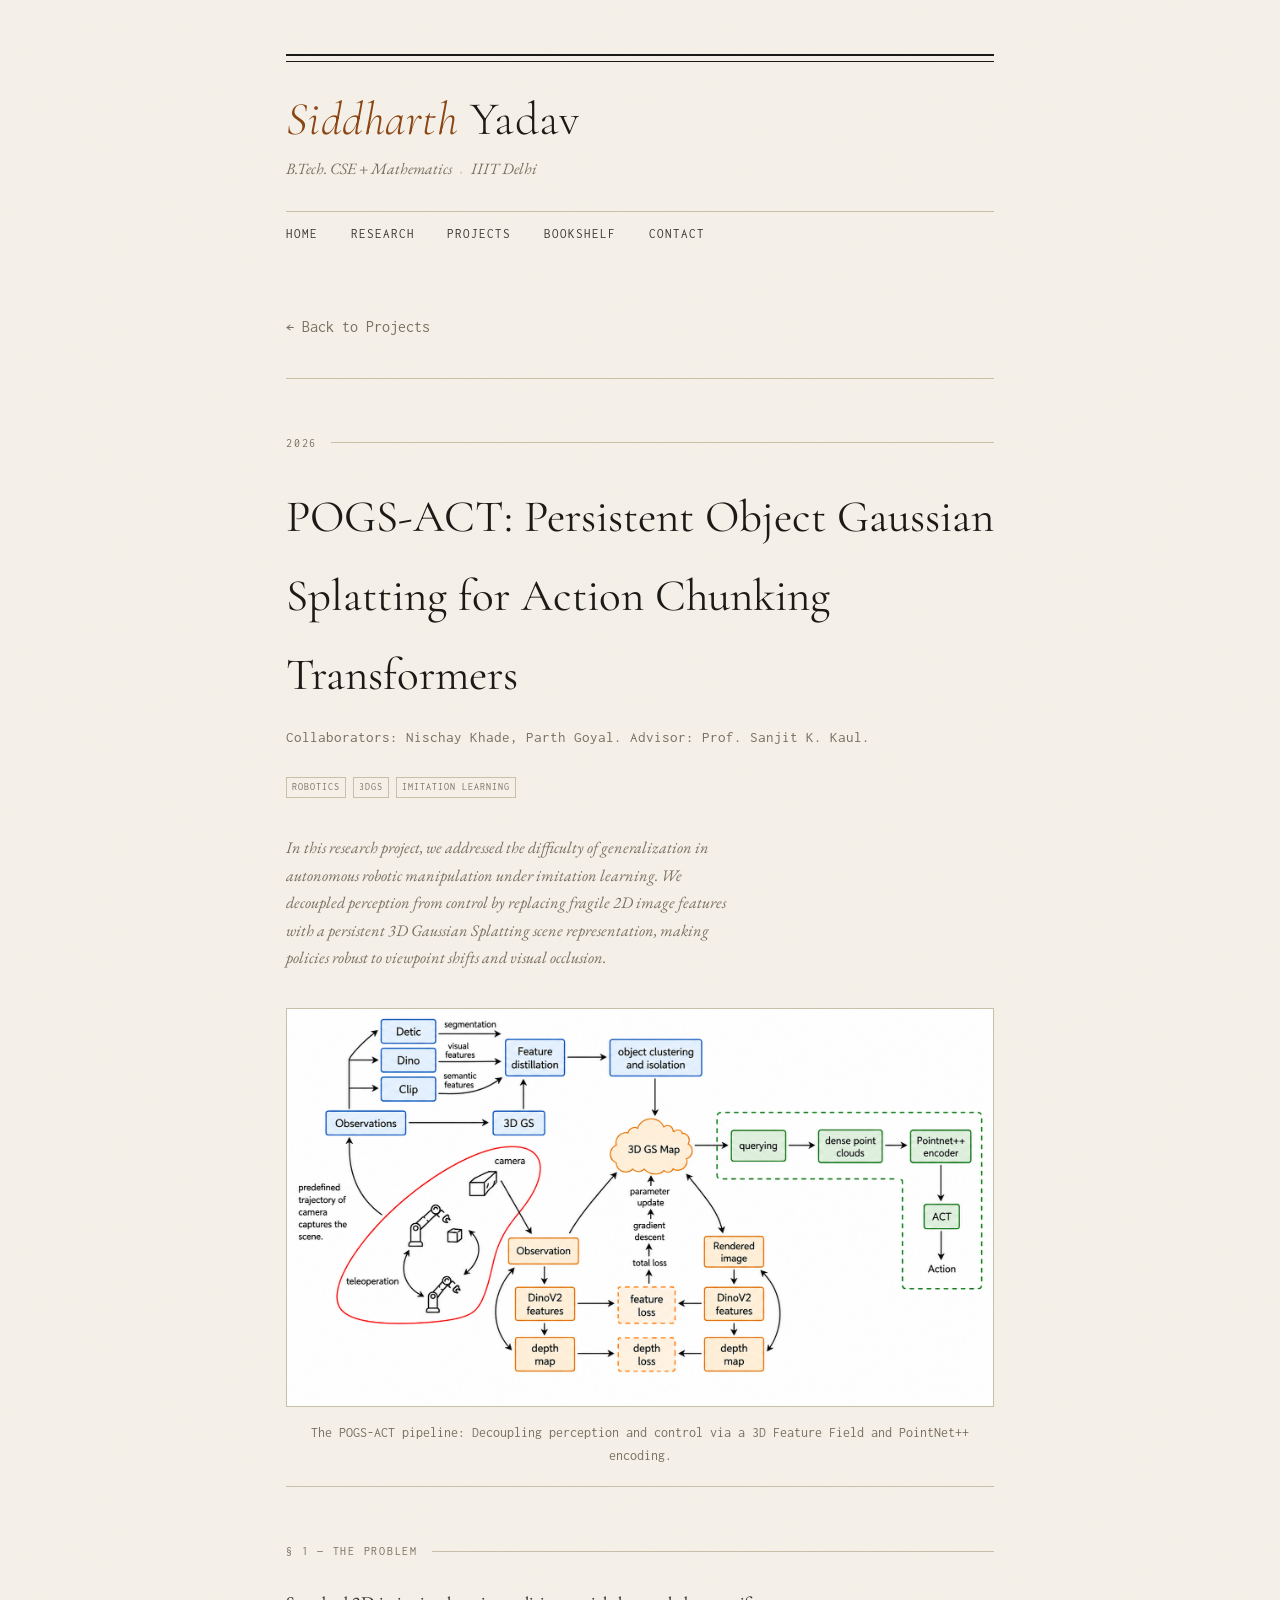
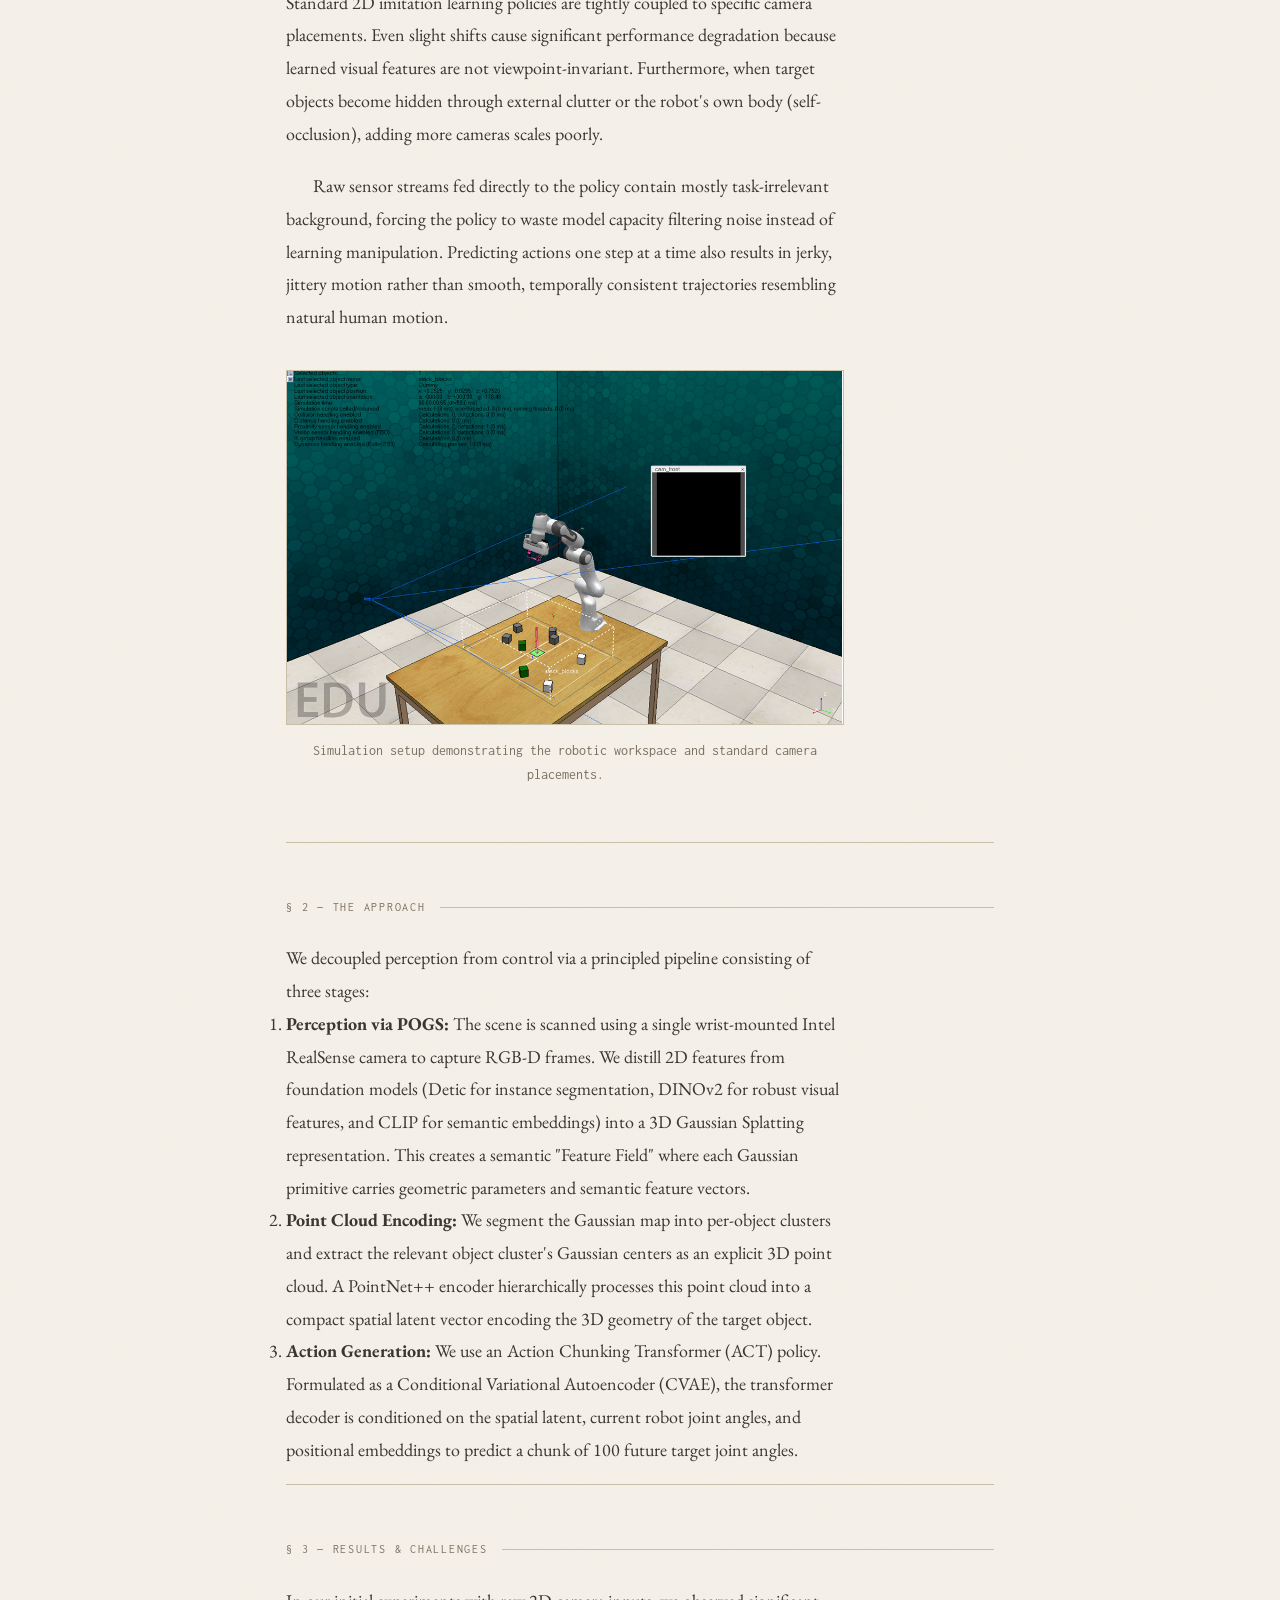
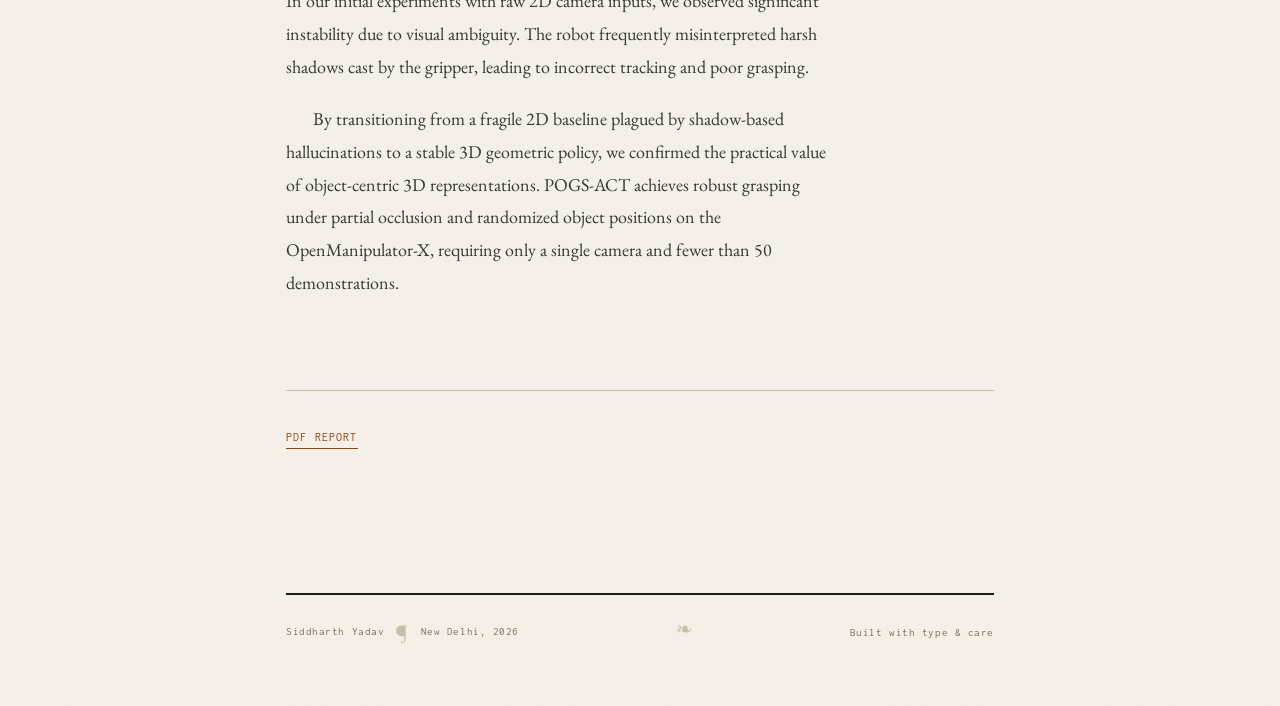
<file: projects/pogs-act.html>
<!DOCTYPE html>
<html lang="en">
<head>
  <meta charset="UTF-8" />
  <meta name="viewport" content="width=device-width, initial-scale=1.0" />
  <title>POGS-ACT — Siddharth Yadav</title>
  <meta name="description" content="Persistent Object Gaussian Splatting for Action Chunking Transformers." />
  <base href="../" />
  <link rel="stylesheet" href="style.css" />
</head>
<body>
<div class="page">

  <script src="header.js"></script>

  <main>
    <a href="projects.html" class="back-link" style="display: inline-block; margin-bottom: 2rem; color: var(--ink-muted); text-decoration: none; font-family: var(--mono); font-size: 0.9rem;">← Back to Projects</a>

    <section class="section anim-1">
      <div class="section-label">2026</div>
      <h1 class="project-page-title" style="font-family: var(--display); font-size: 2.5rem; font-weight: normal; margin-bottom: 0.5rem; color: var(--ink);">POGS-ACT: Persistent Object Gaussian Splatting for Action Chunking Transformers</h1>
      <p style="font-family: var(--mono); font-size: 0.85rem; color: var(--ink-muted); margin-bottom: 1.5rem;">
        Collaborators: Nischay Khade, Parth Goyal. Advisor: Prof. Sanjit K. Kaul.
      </p>
      <div class="project-tags" style="margin-bottom: 2rem;">
        <span class="project-tag">Robotics</span>
        <span class="project-tag">3DGS</span>
        <span class="project-tag">Imitation Learning</span>
      </div>
      <p class="projects-intro">
        In this research project, we addressed the difficulty of generalization in autonomous robotic manipulation under imitation learning. We decoupled perception from control by replacing fragile 2D image features with a persistent 3D Gaussian Splatting scene representation, making policies robust to viewpoint shifts and visual occlusion.
      </p>

      <figure style="margin: 2rem 0 0;">
        <img src="projects/media/POGS-ACT architecture.png" alt="POGS-ACT Architecture Pipeline" style="width: 100%; border: 1px solid var(--rule); display: block;" />
        <figcaption style="font-family: var(--mono); font-size: 0.75rem; color: var(--ink-muted); margin-top: 0.75rem; text-align: center;">
          The POGS-ACT pipeline: Decoupling perception and control via a 3D Feature Field and PointNet++ encoding.
        </figcaption>
      </figure>
    </section>

    <section class="section anim-2">
      <div class="section-label">§ 1 — The Problem</div>
      <div class="prose">
        <p>Standard 2D imitation learning policies are tightly coupled to specific camera placements. Even slight shifts cause significant performance degradation because learned visual features are not viewpoint-invariant. Furthermore, when target objects become hidden through external clutter or the robot's own body (self-occlusion), adding more cameras scales poorly.</p>
        <p>Raw sensor streams fed directly to the policy contain mostly task-irrelevant background, forcing the policy to waste model capacity filtering noise instead of learning manipulation. Predicting actions one step at a time also results in jerky, jittery motion rather than smooth, temporally consistent trajectories resembling natural human motion.</p>
        
        <figure style="margin: 2rem 0;">
          <img src="projects/media/POGS-ACT_simSetup.png" alt="Simulation Setup" style="width: 100%; border: 1px solid var(--rule); display: block;" />
          <figcaption style="font-family: var(--mono); font-size: 0.75rem; color: var(--ink-muted); margin-top: 0.75rem; text-align: center;">
            Simulation setup demonstrating the robotic workspace and standard camera placements.
          </figcaption>
        </figure>
      </div>
    </section>

    <section class="section anim-3">
      <div class="section-label">§ 2 — The Approach</div>
      <div class="prose">
        <p>We decoupled perception from control via a principled pipeline consisting of three stages:</p>
        <ol>
          <li><strong>Perception via POGS:</strong> The scene is scanned using a single wrist-mounted Intel RealSense camera to capture RGB-D frames. We distill 2D features from foundation models (Detic for instance segmentation, DINOv2 for robust visual features, and CLIP for semantic embeddings) into a 3D Gaussian Splatting representation. This creates a semantic "Feature Field" where each Gaussian primitive carries geometric parameters and semantic feature vectors.</li>
          <li><strong>Point Cloud Encoding:</strong> We segment the Gaussian map into per-object clusters and extract the relevant object cluster's Gaussian centers as an explicit 3D point cloud. A PointNet++ encoder hierarchically processes this point cloud into a compact spatial latent vector encoding the 3D geometry of the target object.</li>
          <li><strong>Action Generation:</strong> We use an Action Chunking Transformer (ACT) policy. Formulated as a Conditional Variational Autoencoder (CVAE), the transformer decoder is conditioned on the spatial latent, current robot joint angles, and positional embeddings to predict a chunk of 100 future target joint angles.</li>
        </ol>
      </div>
    </section>

    <section class="section anim-4">
      <div class="section-label">§ 3 — Results & Challenges</div>
      <div class="prose">
        <p>In our initial experiments with raw 2D camera inputs, we observed significant instability due to visual ambiguity. The robot frequently misinterpreted harsh shadows cast by the gripper, leading to incorrect tracking and poor grasping.</p>
        <p>By transitioning from a fragile 2D baseline plagued by shadow-based hallucinations to a stable 3D geometric policy, we confirmed the practical value of object-centric 3D representations. POGS-ACT achieves robust grasping under partial occlusion and randomized object positions on the OpenManipulator-X, requiring only a single camera and fewer than 50 demonstrations.</p>
      </div>
    </section>

    <section class="section anim-5" style="margin-top: 4rem; padding-top: 2rem; border-top: 1px solid var(--rule);">
      <div class="project-links" style="margin-top: 0;">
        <a href="reports/3dgs%20as%20preception.pdf" target="_blank" class="project-link project-link--accent">PDF Report</a>

      </div>
    </section>

  </main>
</div>
</body>
</html>
</file>
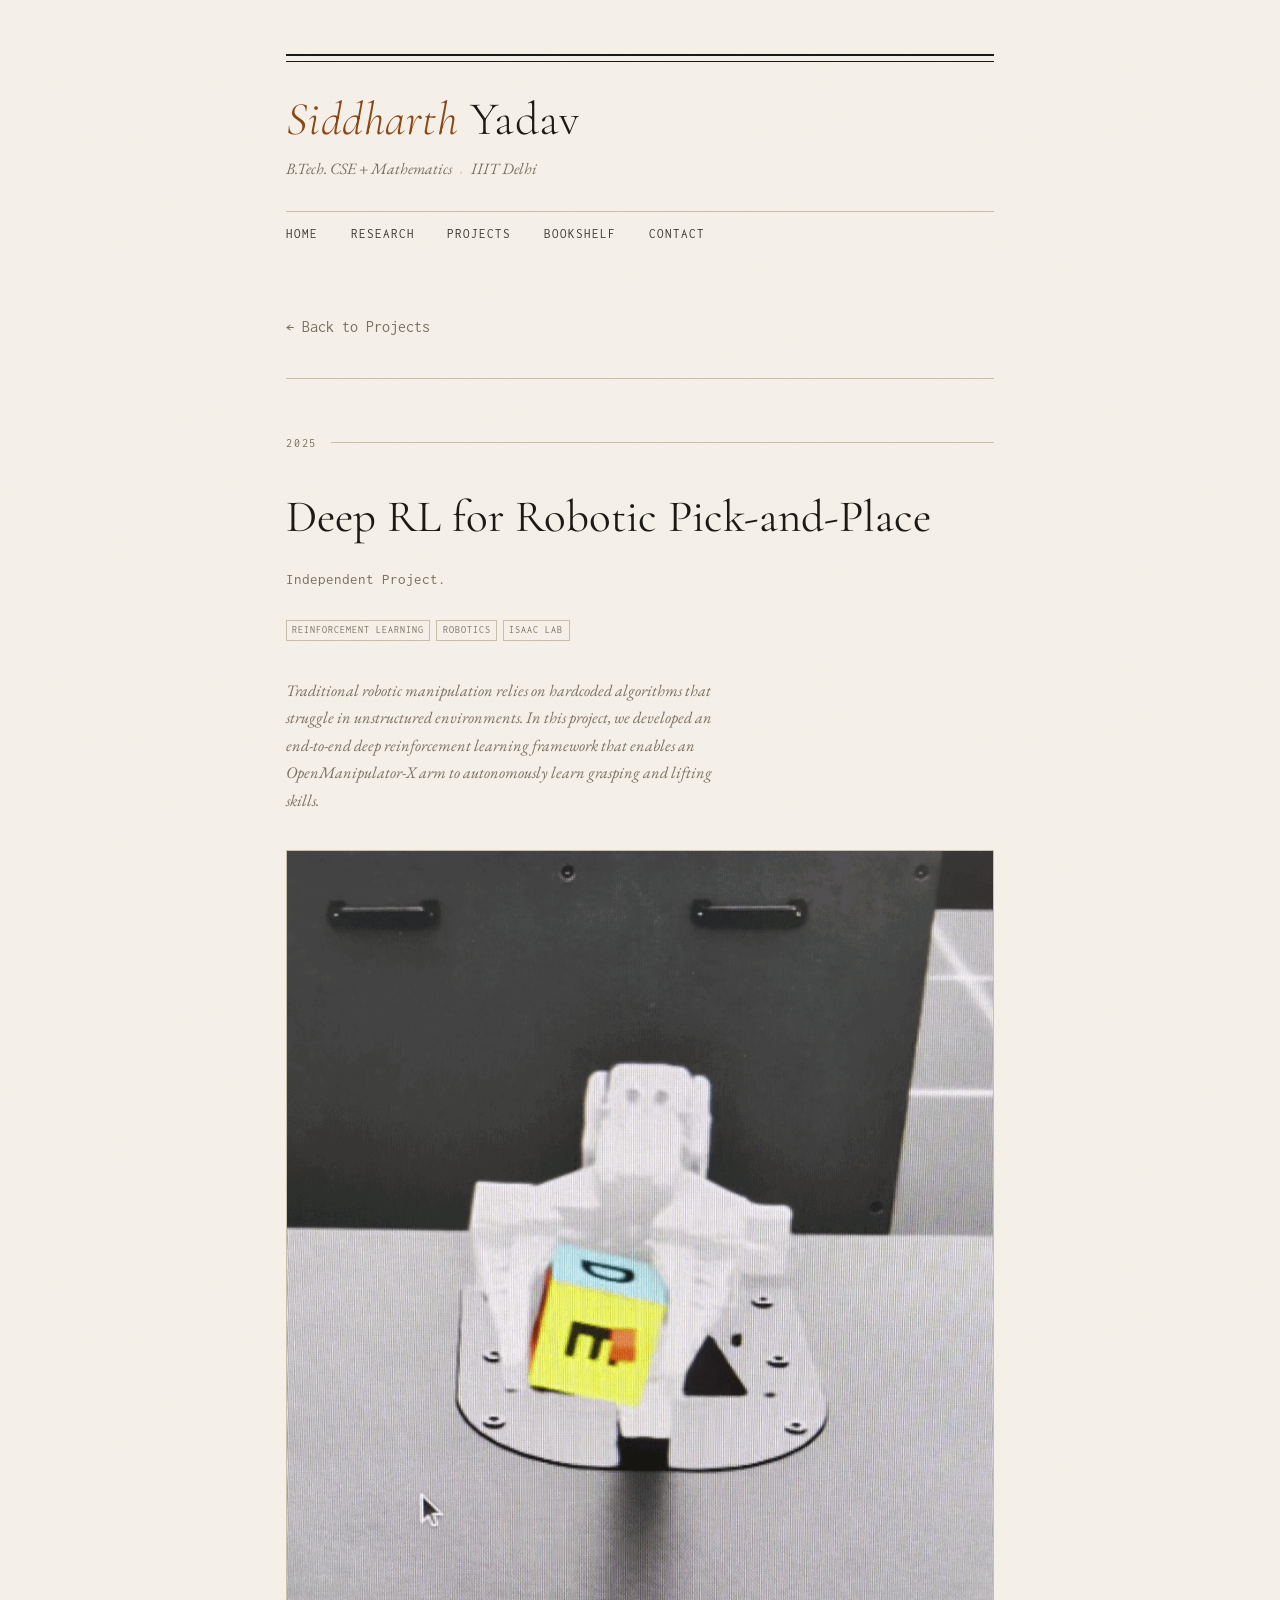
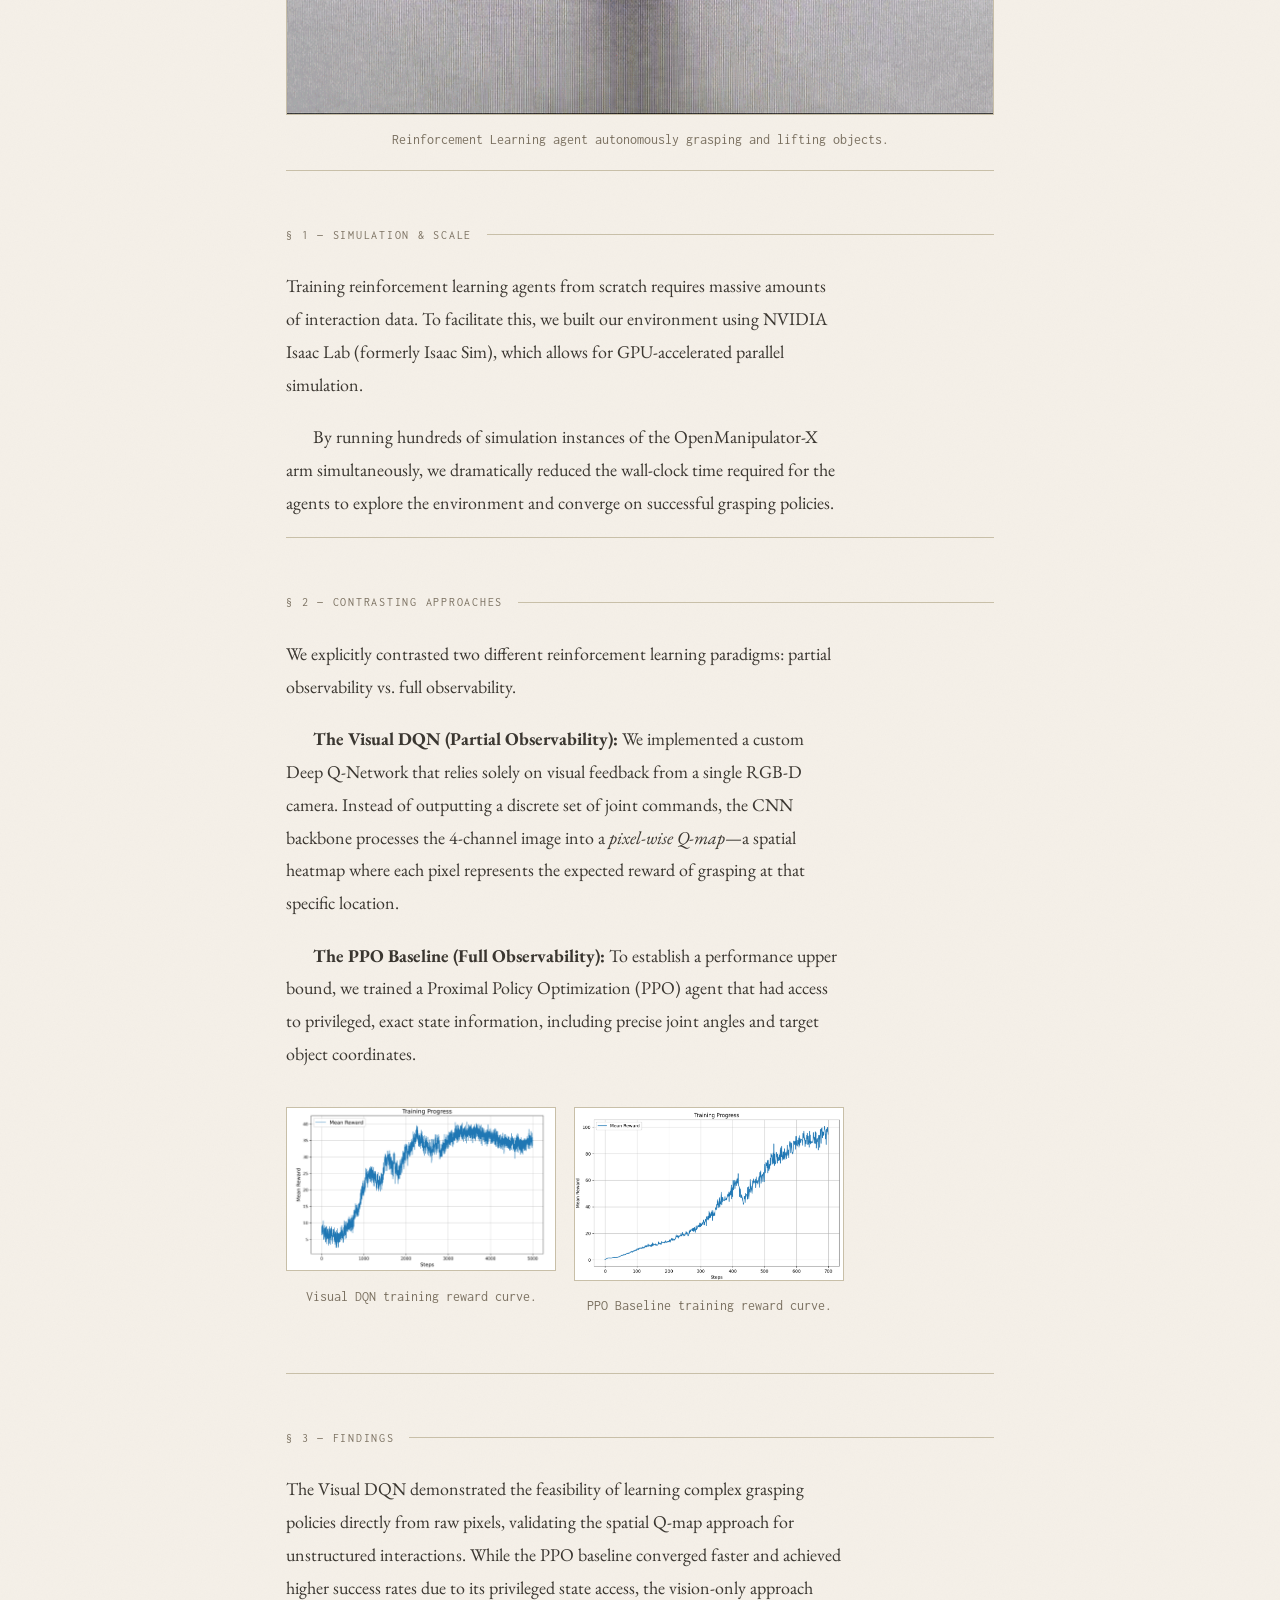
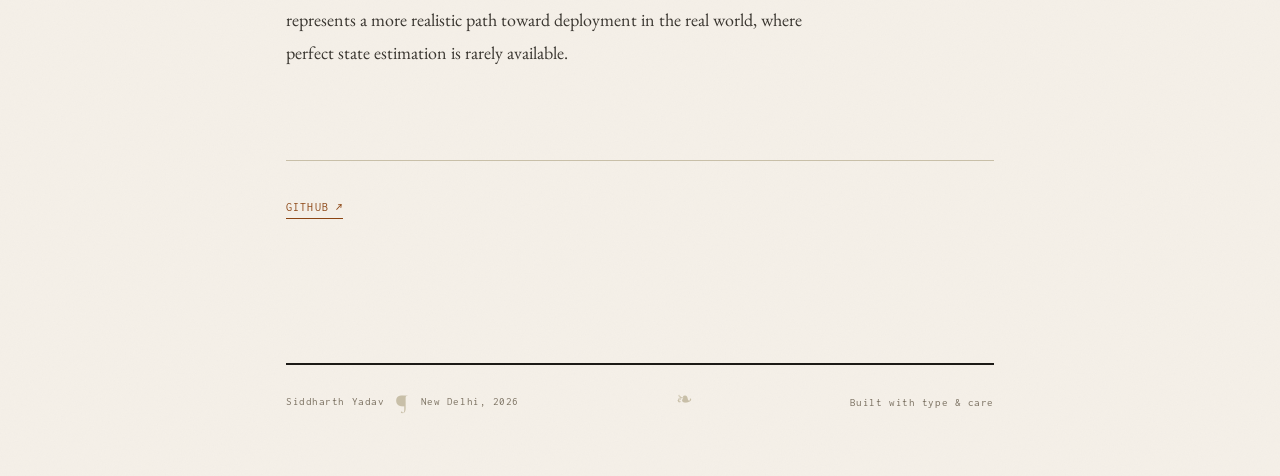
<file: projects/rl-pick-place.html>
<!DOCTYPE html>
<html lang="en">
<head>
  <meta charset="UTF-8" />
  <meta name="viewport" content="width=device-width, initial-scale=1.0" />
  <title>Deep RL for Robotic Pick-and-Place — Siddharth Yadav</title>
  <meta name="description" content="Exploring deep reinforcement learning for robotic grasping in NVIDIA Isaac Lab." />
  <base href="../" />
  <link rel="stylesheet" href="style.css" />
</head>
<body>
<div class="page">

  <script src="header.js"></script>

  <main>
    <a href="projects.html" class="back-link" style="display: inline-block; margin-bottom: 2rem; color: var(--ink-muted); text-decoration: none; font-family: var(--mono); font-size: 0.9rem;">← Back to Projects</a>

    <section class="section anim-1">
      <div class="section-label">2025</div>
      <h1 class="project-page-title" style="font-family: var(--display); font-size: 2.5rem; font-weight: normal; margin-bottom: 0.5rem; color: var(--ink);">Deep RL for Robotic Pick-and-Place</h1>
      <p style="font-family: var(--mono); font-size: 0.85rem; color: var(--ink-muted); margin-bottom: 1.5rem;">
        Independent Project.
      </p>
      <div class="project-tags" style="margin-bottom: 2rem;">
        <span class="project-tag">Reinforcement Learning</span>
        <span class="project-tag">Robotics</span>
        <span class="project-tag">Isaac Lab</span>
      </div>
      <p class="projects-intro">
        Traditional robotic manipulation relies on hardcoded algorithms that struggle in unstructured environments. In this project, we developed an end-to-end deep reinforcement learning framework that enables an OpenManipulator-X arm to autonomously learn grasping and lifting skills.
      </p>

      <figure style="margin: 2rem 0 0;">
        <img src="projects/media/RL.gif" alt="Deep RL Pick and Place in Action" style="width: 100%; border: 1px solid var(--rule); display: block;" />
        <figcaption style="font-family: var(--mono); font-size: 0.75rem; color: var(--ink-muted); margin-top: 0.75rem; text-align: center;">
          Reinforcement Learning agent autonomously grasping and lifting objects.
        </figcaption>
      </figure>
    </section>

    <section class="section anim-2">
      <div class="section-label">§ 1 — Simulation & Scale</div>
      <div class="prose">
        <p>Training reinforcement learning agents from scratch requires massive amounts of interaction data. To facilitate this, we built our environment using NVIDIA Isaac Lab (formerly Isaac Sim), which allows for GPU-accelerated parallel simulation.</p>
        <p>By running hundreds of simulation instances of the OpenManipulator-X arm simultaneously, we dramatically reduced the wall-clock time required for the agents to explore the environment and converge on successful grasping policies.</p>
      </div>
    </section>

    <section class="section anim-3">
      <div class="section-label">§ 2 — Contrasting Approaches</div>
      <div class="prose">
        <p>We explicitly contrasted two different reinforcement learning paradigms: partial observability vs. full observability.</p>
        <p><strong>The Visual DQN (Partial Observability):</strong> We implemented a custom Deep Q-Network that relies solely on visual feedback from a single RGB-D camera. Instead of outputting a discrete set of joint commands, the CNN backbone processes the 4-channel image into a <em>pixel-wise Q-map</em>—a spatial heatmap where each pixel represents the expected reward of grasping at that specific location.</p>
        <p><strong>The PPO Baseline (Full Observability):</strong> To establish a performance upper bound, we trained a Proximal Policy Optimization (PPO) agent that had access to privileged, exact state information, including precise joint angles and target object coordinates.</p>
        
        <div style="display: grid; grid-template-columns: 1fr 1fr; gap: 1rem; margin: 2rem 0;">
          <figure style="margin: 0;">
            <img src="projects/media/DQN reward graph.png" alt="DQN Reward Graph" style="width: 100%; border: 1px solid var(--rule); display: block;" />
            <figcaption style="font-family: var(--mono); font-size: 0.75rem; color: var(--ink-muted); margin-top: 0.75rem; text-align: center;">
              Visual DQN training reward curve.
            </figcaption>
          </figure>
          <figure style="margin: 0;">
            <img src="projects/media/PPO reward graph.png" alt="PPO Reward Graph" style="width: 100%; border: 1px solid var(--rule); display: block;" />
            <figcaption style="font-family: var(--mono); font-size: 0.75rem; color: var(--ink-muted); margin-top: 0.75rem; text-align: center;">
              PPO Baseline training reward curve.
            </figcaption>
          </figure>
        </div>
      </div>
    </section>

    <section class="section anim-4">
      <div class="section-label">§ 3 — Findings</div>
      <div class="prose">
        <p>The Visual DQN demonstrated the feasibility of learning complex grasping policies directly from raw pixels, validating the spatial Q-map approach for unstructured interactions. While the PPO baseline converged faster and achieved higher success rates due to its privileged state access, the vision-only approach represents a more realistic path toward deployment in the real world, where perfect state estimation is rarely available.</p>
      </div>
    </section>

    <section class="section anim-5" style="margin-top: 4rem; padding-top: 2rem; border-top: 1px solid var(--rule);">
      <div class="project-links" style="margin-top: 0;">
        <a href="https://github.com/TheSlothThatCodes0/Robot-Pick-and-Place-using-Deep-RL" class="project-link project-link--accent">GitHub ↗</a>
      </div>

    </section>

  </main>
</div>
</body>
</html>
</file>
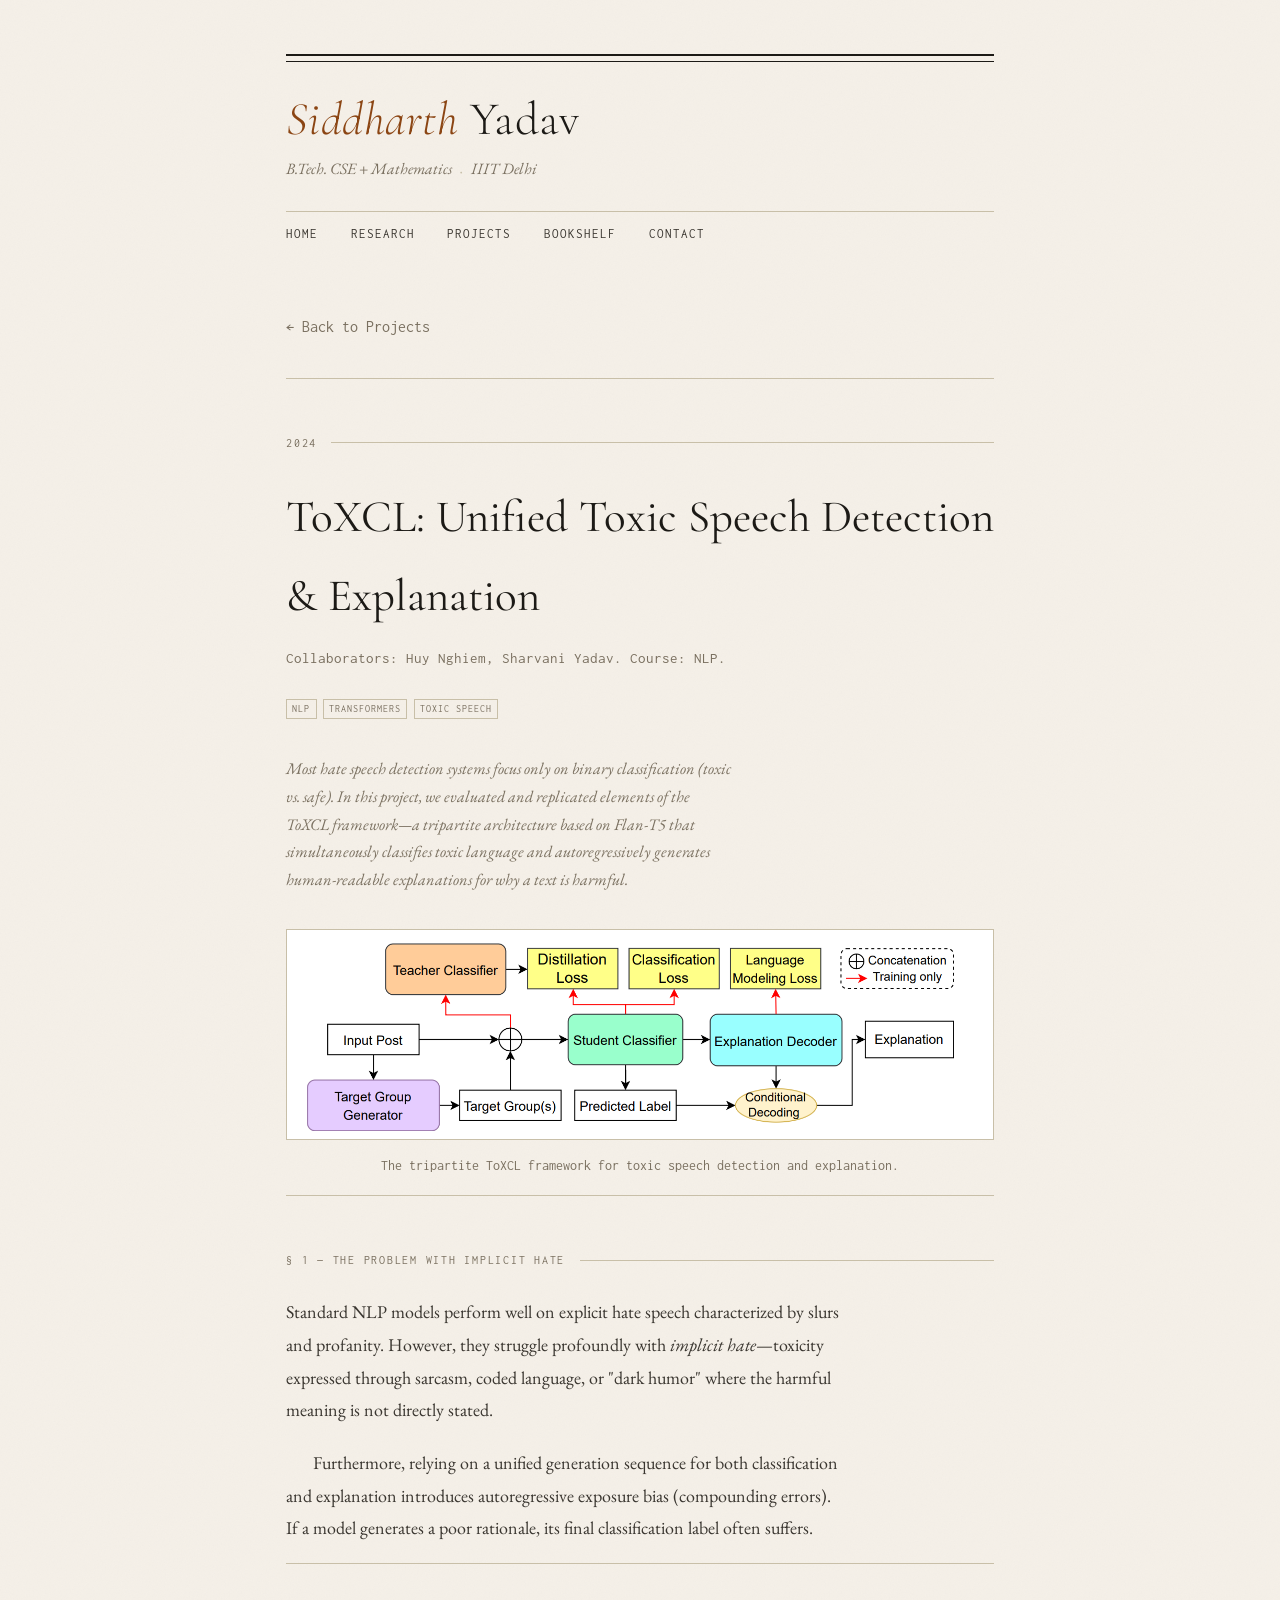
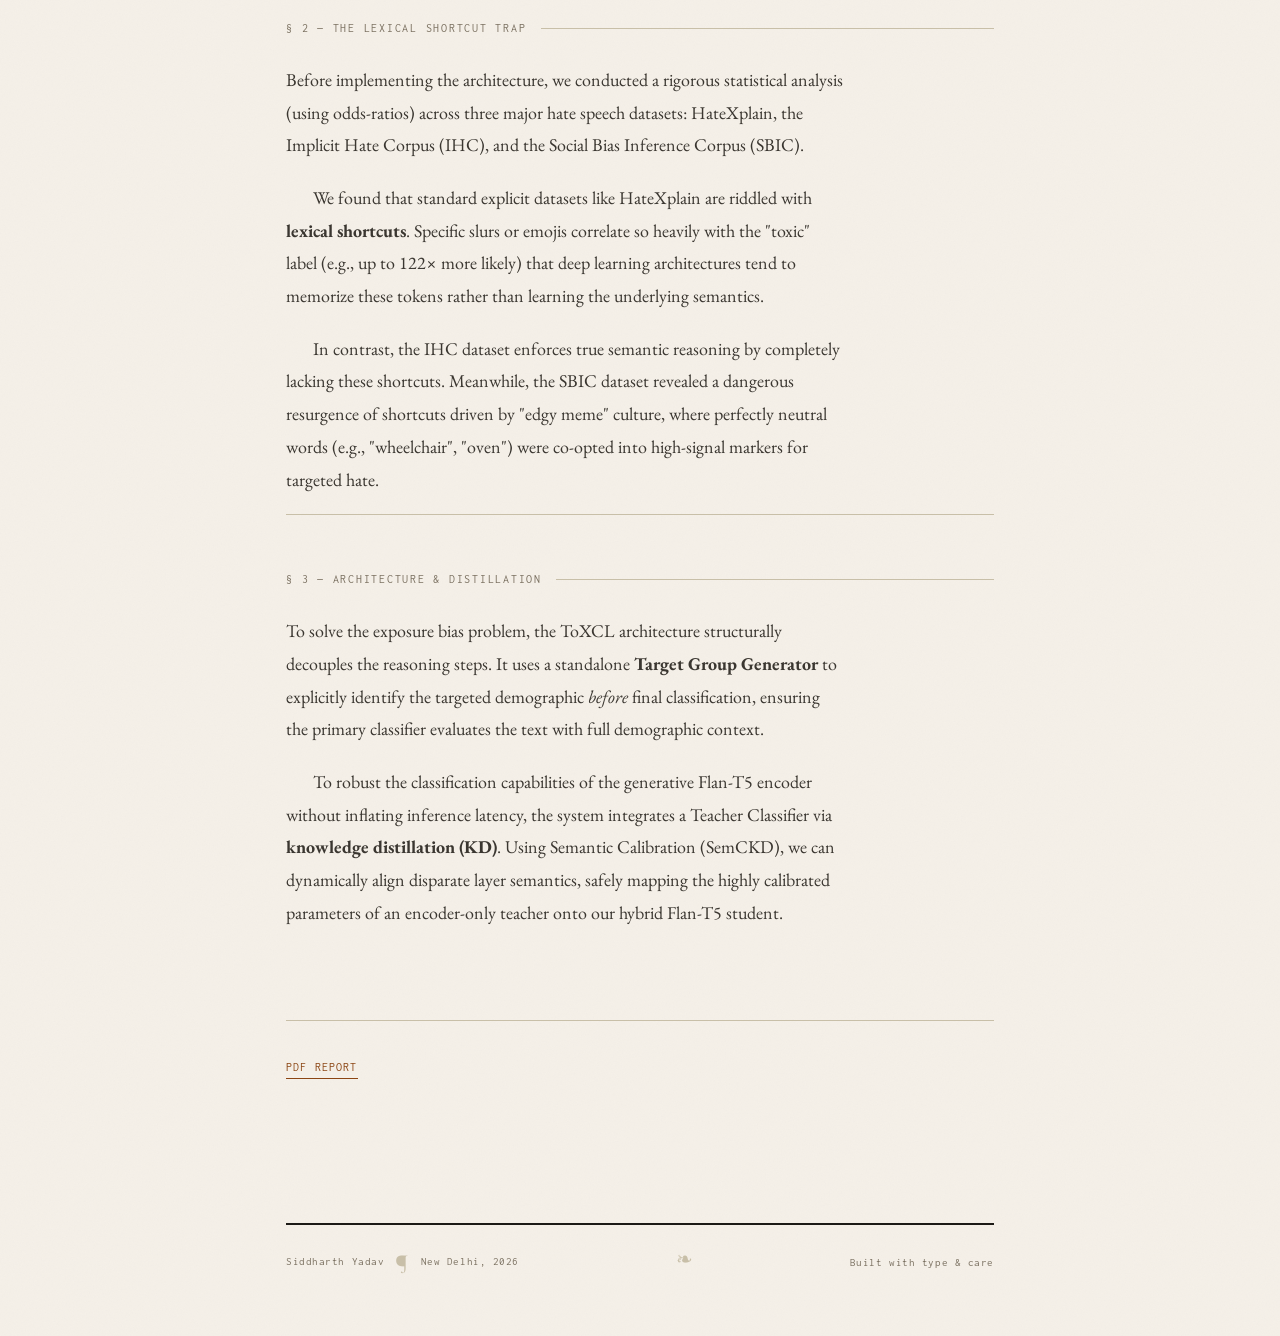
<file: projects/toxcl-nlp.html>
<!DOCTYPE html>
<html lang="en">
<head>
  <meta charset="UTF-8" />
  <meta name="viewport" content="width=device-width, initial-scale=1.0" />
  <title>ToXCL: Unified Toxic Speech Detection & Explanation — Siddharth Yadav</title>
  <meta name="description" content="A unified framework for toxic speech detection and explanation using Flan-T5 and knowledge distillation." />
  <base href="../" />
  <link rel="stylesheet" href="style.css" />
</head>
<body>
<div class="page">

  <script src="header.js"></script>

  <main>
    <a href="projects.html" class="back-link" style="display: inline-block; margin-bottom: 2rem; color: var(--ink-muted); text-decoration: none; font-family: var(--mono); font-size: 0.9rem;">← Back to Projects</a>

    <section class="section anim-1">
      <div class="section-label">2024</div>
      <h1 class="project-page-title" style="font-family: var(--display); font-size: 2.5rem; font-weight: normal; margin-bottom: 0.5rem; color: var(--ink);">ToXCL: Unified Toxic Speech Detection & Explanation</h1>
      <p style="font-family: var(--mono); font-size: 0.85rem; color: var(--ink-muted); margin-bottom: 1.5rem;">
        Collaborators: Huy Nghiem, Sharvani Yadav. Course: NLP.
      </p>
      <div class="project-tags" style="margin-bottom: 2rem;">
        <span class="project-tag">NLP</span>
        <span class="project-tag">Transformers</span>
        <span class="project-tag">Toxic Speech</span>
      </div>
      <p class="projects-intro">
        Most hate speech detection systems focus only on binary classification (toxic vs. safe). In this project, we evaluated and replicated elements of the ToXCL framework—a tripartite architecture based on Flan-T5 that simultaneously classifies toxic language and autoregressively generates human-readable explanations for <em>why</em> a text is harmful.
      </p>

      <figure style="margin: 2rem 0 0;">
        <img src="projects/media/toxcl_arch.png" alt="ToXCL Architecture Pipeline" style="width: 100%; border: 1px solid var(--rule); display: block;" />
        <figcaption style="font-family: var(--mono); font-size: 0.75rem; color: var(--ink-muted); margin-top: 0.75rem; text-align: center;">
          The tripartite ToXCL framework for toxic speech detection and explanation.
        </figcaption>
      </figure>
    </section>

    <section class="section anim-2">
      <div class="section-label">§ 1 — The Problem with Implicit Hate</div>
      <div class="prose">
        <p>Standard NLP models perform well on explicit hate speech characterized by slurs and profanity. However, they struggle profoundly with <em>implicit hate</em>—toxicity expressed through sarcasm, coded language, or "dark humor" where the harmful meaning is not directly stated.</p>
        <p>Furthermore, relying on a unified generation sequence for both classification and explanation introduces autoregressive exposure bias (compounding errors). If a model generates a poor rationale, its final classification label often suffers.</p>
      </div>
    </section>

    <section class="section anim-3">
      <div class="section-label">§ 2 — The Lexical Shortcut Trap</div>
      <div class="prose">
        <p>Before implementing the architecture, we conducted a rigorous statistical analysis (using odds-ratios) across three major hate speech datasets: HateXplain, the Implicit Hate Corpus (IHC), and the Social Bias Inference Corpus (SBIC).</p>
        <p>We found that standard explicit datasets like HateXplain are riddled with <strong>lexical shortcuts</strong>. Specific slurs or emojis correlate so heavily with the "toxic" label (e.g., up to 122× more likely) that deep learning architectures tend to memorize these tokens rather than learning the underlying semantics.</p>
        <p>In contrast, the IHC dataset enforces true semantic reasoning by completely lacking these shortcuts. Meanwhile, the SBIC dataset revealed a dangerous resurgence of shortcuts driven by "edgy meme" culture, where perfectly neutral words (e.g., "wheelchair", "oven") were co-opted into high-signal markers for targeted hate.</p>
      </div>
    </section>

    <section class="section anim-4">
      <div class="section-label">§ 3 — Architecture & Distillation</div>
      <div class="prose">
        <p>To solve the exposure bias problem, the ToXCL architecture structurally decouples the reasoning steps. It uses a standalone <strong>Target Group Generator</strong> to explicitly identify the targeted demographic <em>before</em> final classification, ensuring the primary classifier evaluates the text with full demographic context.</p>
        <p>To robust the classification capabilities of the generative Flan-T5 encoder without inflating inference latency, the system integrates a Teacher Classifier via <strong>knowledge distillation (KD)</strong>. Using Semantic Calibration (SemCKD), we can dynamically align disparate layer semantics, safely mapping the highly calibrated parameters of an encoder-only teacher onto our hybrid Flan-T5 student.</p>

      </div>
    </section>

    <section class="section anim-5" style="margin-top: 4rem; padding-top: 2rem; border-top: 1px solid var(--rule);">
      <div class="project-links" style="margin-top: 0;">
        <a href="reports/NLP%20Project%20report.pdf" target="_blank" class="project-link project-link--accent">PDF Report</a>

      </div>
    </section>

  </main>
</div>
</body>
</html>
</file>
<file: style.css>
@import url('https://fonts.googleapis.com/css2?family=EB+Garamond:ital,wght@0,400;0,500;0,600;1,400;1,500&family=Cormorant+Garamond:ital,wght@0,300;0,400;0,600;1,300;1,400&family=Inconsolata:wght@400;500&display=swap');

:root {
  --cream:    #f5f0e8;
  --cream-dk: #ede8dc;
  --ink:      #1c1a16;
  --ink-lt:   #3a3630;
  --ink-muted:#7a7060;
  --rule:     #c8bfa8;
  --accent:   #8b4513;
  --serif:    'EB Garamond', Georgia, serif;
  --display:  'Cormorant Garamond', Georgia, serif;
  --mono:     'Inconsolata', monospace;
}

*, *::before, *::after { box-sizing: border-box; margin: 0; padding: 0; }
html { font-size: 18px; scroll-behavior: smooth; }

body {
  background-color: var(--cream);
  color: var(--ink);
  font-family: var(--serif);
  line-height: 1.75;
  background-image: url("data:image/svg+xml,%3Csvg xmlns='http://www.w3.org/2000/svg' width='300' height='300'%3E%3Cfilter id='noise'%3E%3CfeTurbulence type='fractalNoise' baseFrequency='0.75' numOctaves='4' stitchTiles='stitch'/%3E%3CfeColorMatrix type='saturate' values='0'/%3E%3C/filter%3E%3Crect width='300' height='300' filter='url(%23noise)' opacity='0.035'/%3E%3C/svg%3E");
  min-height: 100vh;
}

/* ── LAYOUT ── */
.page { max-width: 780px; margin: 0 auto; padding: 0 2rem; }

.top-rule      { border: none; border-top: 2.5px solid var(--ink); margin: 3rem 0 0; }
.top-rule-thin { border: none; border-top: 1px solid var(--ink); margin: 0.25rem 0 0; }

/* ── SITE HEADER (shared across all pages) ── */
.site-header {
  padding: 1.8rem 0 0;
}
.site-header-inner {
  display: grid;
  grid-template-columns: 1fr auto;
  align-items: start;
  gap: 1.5rem;
  padding-bottom: 1.2rem;
}
.masthead-name {
  font-family: var(--display);
  font-size: 2.6rem;
  font-weight: 300;
  letter-spacing: 0.01em;
  line-height: 1.1;
  text-decoration: none;
  color: var(--ink);
  display: block;
}
.masthead-name em { font-style: italic; color: var(--accent); }
.masthead-tagline { font-size: 0.88rem; color: var(--ink-muted); font-style: italic; margin-top: 0.35rem; }
.masthead-meta {
  font-family: var(--mono);
  font-size: 0.68rem;
  color: var(--ink-muted);
  line-height: 1.9;
  margin-top: 1.1rem;
}

/* Portrait */
.portrait-wrap { display: flex; flex-direction: column; align-items: center; gap: 0.45rem; }
.portrait-box {
  width: 168px; height: 228px;
  border: 1px solid var(--rule);
  overflow: hidden;
  flex-shrink: 0;
}
.portrait-box img { width: 100%; height: 100%; object-fit: cover; display: block; }

/* ── NAV ── */
.site-nav {
  border-top: 1px solid var(--rule);
  padding: 0.6rem 0;
  display: flex;
  gap: 1.8rem;
  flex-wrap: wrap;
  font-family: var(--mono);
  font-size: 0.72rem;
  letter-spacing: 0.08em;
  text-transform: uppercase;
  margin-bottom: 0;
}
.site-nav a { color: var(--ink-lt); text-decoration: none; transition: color 0.2s; }
.site-nav a:hover { color: var(--accent); }
.site-nav a.active { color: var(--accent); border-bottom: 1px solid var(--accent); padding-bottom: 2px; }

/* ── MAIN CONTENT ── */
main { padding: 3rem 0 5rem; }

/* ── SECTION LABEL ── */
.section-label {
  font-family: var(--mono);
  font-size: 0.65rem;
  letter-spacing: 0.15em;
  text-transform: uppercase;
  color: var(--ink-muted);
  margin-bottom: 1.4rem;
  display: flex;
  align-items: center;
  gap: 0.8rem;
}
.section-label::after { content: ''; flex: 1; height: 1px; background: var(--rule); }

.section { padding: 3rem 0 1rem; border-top: 1px solid var(--rule); }
.section:first-child { border-top: none; padding-top: 0; }

/* ── PROSE ── */
.prose { font-size: 1rem; line-height: 1.82; color: var(--ink-lt); max-width: 62ch; }
.prose p + p { margin-top: 1.1em; text-indent: 1.5em; }
.prose a { color: var(--accent); text-decoration: underline; text-decoration-thickness: 1px; text-underline-offset: 2px; }
.prose.drop-cap p:first-child::first-letter {
  font-family: var(--display);
  font-size: 3.8rem; font-weight: 600;
  float: left; line-height: 0.78;
  margin-right: 0.08em; margin-top: 0.12em;
  color: var(--ink);
}

/* ── NOW GRID ── */
.now-grid { display: grid; grid-template-columns: 1fr 1fr; gap: 2rem 3rem; margin-top: 1.2rem; }
.now-item-label { font-family: var(--mono); font-size: 0.65rem; letter-spacing: 0.12em; text-transform: uppercase; color: var(--ink-muted); margin-bottom: 0.4rem; }
.now-item-content { font-size: 0.95rem; color: var(--ink-lt); line-height: 1.7; font-style: italic; }
.now-item-content strong { font-style: normal; font-weight: 500; color: var(--ink); }
.now-item-content .topic { font-style: italic; color: var(--accent); font-weight: 500; }

/* ── NEWS ── */
.news-list { list-style: none; margin-top: 0.3rem; }
.news-list li {
  display: grid;
  grid-template-columns: 88px 1fr;
  gap: 0 1.4rem;
  padding: 0.85rem 0;
  border-bottom: 1px solid var(--cream-dk);
  align-items: baseline;
}
.news-date { font-family: var(--mono); font-size: 0.65rem; color: var(--ink-muted); white-space: nowrap; padding-top: 0.2rem; }
.news-text { font-size: 0.92rem; color: var(--ink-lt); line-height: 1.6; }
.news-text a { color: var(--accent); text-decoration: none; border-bottom: 1px solid var(--rule); transition: border-color 0.2s; }
.news-text a:hover { border-color: var(--accent); }
.news-tag {
  display: inline-block;
  font-family: var(--mono); font-size: 0.54rem;
  letter-spacing: 0.1em; text-transform: uppercase;
  color: var(--ink-muted); border: 1px solid var(--rule);
  padding: 0.1em 0.5em; margin-left: 0.4em;
  vertical-align: middle; position: relative; top: -1px;
}

/* ── JOURNEY TIMELINE ── */
.timeline {
  list-style: none;
  position: relative;
  margin-top: 0.8rem;
  padding-left: 0;
}
.tl-item {
  display: grid;
  grid-template-columns: 120px 12px 1fr;
  gap: 0 1.1rem;
  align-items: start;
  padding: 0.75rem 0;
  position: relative;
}
/* Seamless segment: runs from this dot's center to the next dot's center */
.tl-item:not(:last-child)::after {
  content: '';
  position: absolute;
  left: calc(120px + 1.1rem + 5.5px);
  top: calc(0.75rem + 0.3rem + 4.5px);        /* this dot center    */
  bottom: calc(-0.75rem - 0.3rem - 4.5px);     /* next dot center    */
  width: 1px;
  background: var(--rule);
}
/* Dashed accent segment from a future entry */
.tl-item:has(.tl-dot--future):not(:last-child)::after {
  background: repeating-linear-gradient(
    to bottom,
    var(--rule) 0px,
    var(--rule) 8px,
    transparent 8px,
    transparent 14px
  );
  border-left: none;
  width: 1px;
  left: calc(120px + 1.1rem + 5.5px);
}
.tl-year {
  font-family: var(--mono);
  font-size: 0.64rem;
  color: var(--ink-muted);
  text-align: right;
  padding-top: 0.2rem;
  letter-spacing: 0.04em;
  white-space: nowrap;
}
.tl-dot {
  width: 9px;
  height: 9px;
  border-radius: 50%;
  background: var(--accent);
  margin-top: 0.3rem;
  position: relative;
  z-index: 1;
  flex-shrink: 0;
  justify-self: center;
}
/* Open dot = still ongoing */
.tl-dot--future {
  background: var(--cream);
  border: 1.5px solid var(--rule);
}
/* Accent ring = upcoming / future */
.tl-dot--open {
  width: 9px;
  height: 9px;
  background: var(--cream);
  border: 1.5px solid var(--accent);
}
.tl-body { padding-bottom: 0.2rem; }
.tl-role {
  font-size: 0.93rem;
  font-weight: 500;
  color: var(--ink);
  line-height: 1.4;
}
.tl-org {
  font-family: var(--mono);
  font-size: 0.64rem;
  letter-spacing: 0.06em;
  color: var(--accent);
  text-transform: uppercase;
  margin-top: 0.2rem;
}
.tl-desc {
  font-size: 0.83rem;
  color: var(--ink-muted);
  font-style: italic;
  margin-top: 0.35rem;
  line-height: 1.6;
}
.tl-desc a {
  color: var(--accent);
  text-decoration: none;
  border-bottom: 1px solid var(--rule);
  transition: border-color 0.2s;
}
.tl-desc a:hover { border-color: var(--accent); }

/* ── PUBLICATIONS ── */
.paper-list { list-style: none; margin-top: 0.5rem; }
.paper-list li {
  padding: 1.1rem 0; border-bottom: 1px solid var(--cream-dk);
  display: grid; grid-template-columns: auto 1fr; gap: 0 1.4rem;
}
.paper-year { font-family: var(--mono); font-size: 0.7rem; color: var(--ink-muted); padding-top: 0.25rem; white-space: nowrap; }
.paper-title { font-size: 0.97rem; color: var(--ink); font-weight: 500; line-height: 1.4; margin-bottom: 0.2rem; }
.paper-title a { color: inherit; text-decoration: none; border-bottom: 1px solid var(--rule); transition: border-color 0.2s, color 0.2s; }
.paper-title a:hover { color: var(--accent); border-color: var(--accent); }
.paper-meta { font-size: 0.78rem; color: var(--ink-muted); font-style: italic; }

/* ── BOOKSHELF ── */
.bookshelf-intro { font-size: 0.9rem; color: var(--ink-muted); font-style: italic; margin-bottom: 1.8rem; max-width: 56ch; line-height: 1.7; }
.book-list { list-style: none; }
.book-entry {
  padding: 1.3rem 0; border-bottom: 1px solid var(--cream-dk);
  display: grid; grid-template-columns: 50px 1fr; gap: 0 1.4rem; align-items: start;
}
.book-spine {
  width: 50px; height: 68px;
  display: flex; align-items: center; justify-content: center;
  font-family: var(--mono); font-size: 0.48rem;
  writing-mode: vertical-rl; text-orientation: mixed;
  letter-spacing: 0.08em; text-transform: uppercase;
  color: rgba(255,255,255,0.75); border-radius: 1px;
  padding: 4px 3px; overflow: hidden; flex-shrink: 0;
  background-size: cover;
  background-position: center;
  background-repeat: no-repeat;
}
.book-spine.has-cover { color: transparent; }
.book-title { font-weight: 500; color: var(--ink); font-size: 0.97rem; line-height: 1.3; }
.book-author { font-family: var(--mono); font-size: 0.64rem; color: var(--ink-muted); letter-spacing: 0.06em; margin: 0.25rem 0 0.55rem; }
.book-note { font-size: 0.88rem; color: var(--ink-lt); line-height: 1.65; font-style: italic; }
.book-stars { color: var(--accent); font-size: 0.72rem; letter-spacing: 0.12em; margin-top: 0.5rem; }

/* ── CONTACT ── */
.contact-block { display: flex; flex-direction: column; gap: 0.5rem; margin-top: 0.5rem; }
.contact-line { display: flex; align-items: baseline; gap: 1rem; font-size: 0.9rem; }
.contact-key { font-family: var(--mono); font-size: 0.65rem; letter-spacing: 0.1em; text-transform: uppercase; color: var(--ink-muted); width: 80px; flex-shrink: 0; }
.contact-val a { color: var(--accent); text-decoration: none; border-bottom: 1px solid transparent; transition: border-color 0.2s; }
.contact-val a:hover { border-color: var(--accent); }

/* ── FOOTER ── */
.site-footer {
  margin: 2rem 0 3rem;
  padding-top: 1rem;
  border-top: 2.5px solid var(--ink);
  display: flex;
  justify-content: space-between;
  align-items: baseline;
  font-family: var(--mono);
  font-size: 0.62rem;
  color: var(--ink-muted);
  letter-spacing: 0.05em;
}
.footer-ornament { font-family: var(--display); font-size: 1.1rem; color: var(--rule); }
.ornament { color: var(--rule); font-family: var(--display); font-size: 1.2rem; margin: 0 0.2em; vertical-align: middle; }

/* ── LINK BUTTON ── */
.text-link {
  font-family: var(--mono); font-size: 0.7rem; letter-spacing: 0.1em;
  text-transform: uppercase; text-decoration: none;
  border-bottom: 1px solid; padding-bottom: 2px;
  transition: opacity 0.2s;
}
.text-link:hover { opacity: 0.7; }
.text-link-accent { color: var(--accent); border-color: var(--accent); }
.text-link-muted  { color: var(--ink-muted); border-color: var(--rule); }

/* ── ANIMATIONS ── */
@keyframes fadeUp {
  from { opacity: 0; transform: translateY(12px); }
  to   { opacity: 1; transform: translateY(0); }
}
.site-header { animation: fadeUp 0.6s ease both; }
.site-nav    { animation: fadeUp 0.6s 0.08s ease both; }
.anim-1 { animation: fadeUp 0.6s 0.14s ease both; }
.anim-2 { animation: fadeUp 0.6s 0.22s ease both; }
.anim-3 { animation: fadeUp 0.6s 0.30s ease both; }
.anim-4 { animation: fadeUp 0.6s 0.38s ease both; }



/* ── PROJECTS ── */
.projects-intro {
  font-size: 0.9rem;
  color: var(--ink-muted);
  font-style: italic;
  margin-bottom: 1.8rem;
  max-width: 56ch;
  line-height: 1.7;
}

.project-list { list-style: none; }

.project-card {
  display: grid;
  grid-template-columns: 220px 1fr;
  gap: 0 1.8rem;
  padding: 1.6rem 0;
  border-bottom: 1px solid var(--cream-dk);
  align-items: start;
}

.project-media {
  width: 100%;
  aspect-ratio: 16 / 10;
  overflow: hidden;
  border: 1px solid var(--rule);
  background: var(--cream-dk);
  flex-shrink: 0;
}

.project-media img,
.project-media video {
  width: 100%;
  height: 100%;
  object-fit: cover;
  display: block;
}

/* Placeholder shown when no media is provided */
.project-media-placeholder {
  width: 100%;
  height: 100%;
  display: flex;
  align-items: center;
  justify-content: center;
  font-family: var(--mono);
  font-size: 0.6rem;
  letter-spacing: 0.12em;
  text-transform: uppercase;
  color: var(--rule);
}

.project-body { display: flex; flex-direction: column; gap: 0.45rem; }

.project-tags {
  display: flex;
  flex-wrap: wrap;
  gap: 0.35rem;
  margin-bottom: 0.1rem;
}
.project-tag {
  font-family: var(--mono);
  font-size: 0.54rem;
  letter-spacing: 0.1em;
  text-transform: uppercase;
  color: var(--ink-muted);
  border: 1px solid var(--rule);
  padding: 0.1em 0.55em;
}

.project-title {
  font-size: 1rem;
  font-weight: 500;
  color: var(--ink);
  line-height: 1.35;
  text-decoration: none;
}
a.project-title:hover { color: var(--accent); }

.project-year {
  font-family: var(--mono);
  font-size: 0.62rem;
  color: var(--ink-muted);
  letter-spacing: 0.06em;
}

.project-desc {
  font-size: 0.88rem;
  color: var(--ink-lt);
  font-style: italic;
  line-height: 1.65;
  margin-top: 0.2rem;
}

.project-links {
  display: flex;
  flex-wrap: wrap;
  gap: 1rem;
  margin-top: 0.6rem;
}

.project-link {
  font-family: var(--mono);
  font-size: 0.64rem;
  letter-spacing: 0.1em;
  text-transform: uppercase;
  color: var(--ink-muted);
  text-decoration: none;
  border-bottom: 1px solid var(--rule);
  padding-bottom: 1px;
  transition: color 0.2s, border-color 0.2s;
}
.project-link:hover { color: var(--accent); border-color: var(--accent); }
.project-link--accent { color: var(--accent); border-color: var(--accent); }
.project-link--accent:hover { opacity: 0.75; }

@media (max-width: 768px) {
  html { font-size: 16px; }
  .site-header-inner { grid-template-columns: 1fr; }
  .portrait-wrap { flex-direction: row; align-items: center; gap: 1rem; margin-top: 1rem; }
  .now-grid { grid-template-columns: 1fr; }
  .cv-list li { grid-template-columns: 1fr; }
  .cv-period { margin-bottom: 0.1rem; }
  .news-list li { grid-template-columns: 1fr; gap: 0.15rem 0; }
  .book-entry { grid-template-columns: 1fr; }
  .book-spine { display: none; }
  .site-footer { flex-direction: column; gap: 0.5rem; }
  .project-card { grid-template-columns: 1fr; gap: 1rem; padding: 1.5rem 0; }
  .project-media { height: 200px; }
}
</file>
